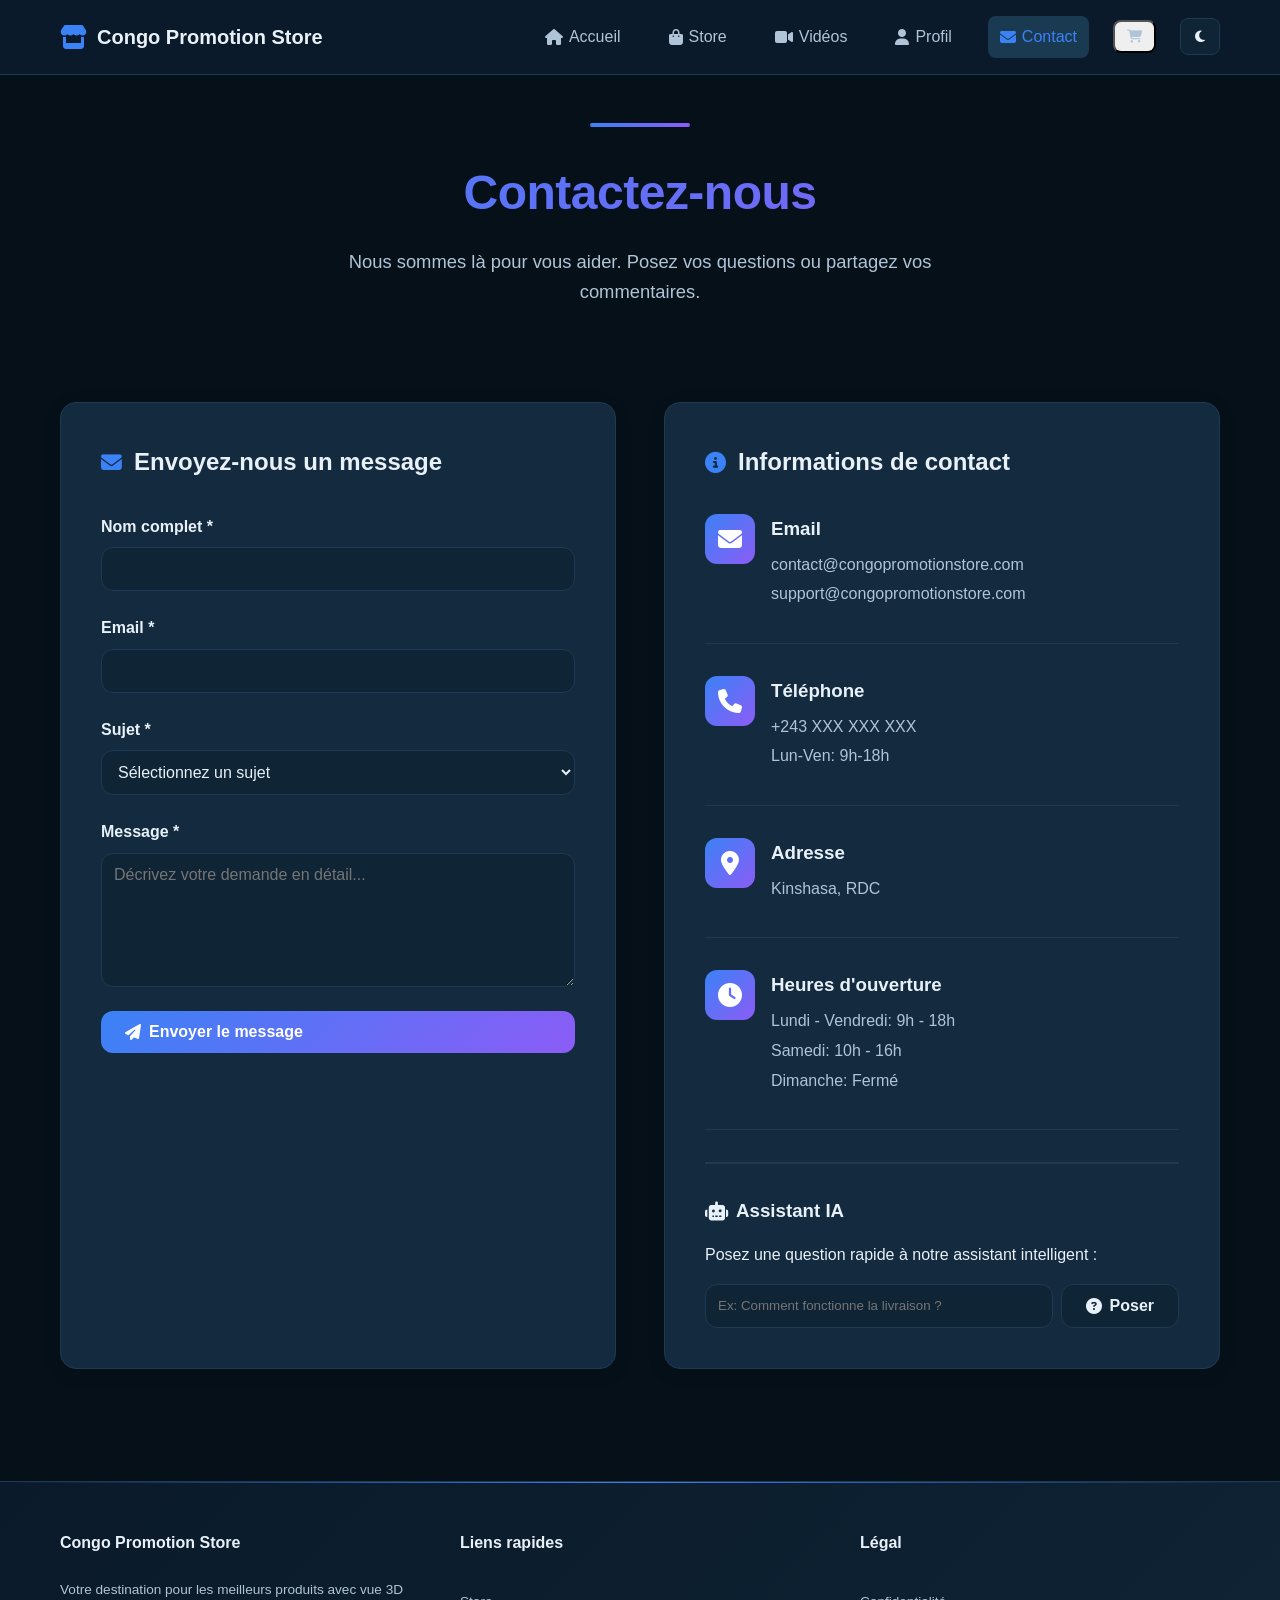
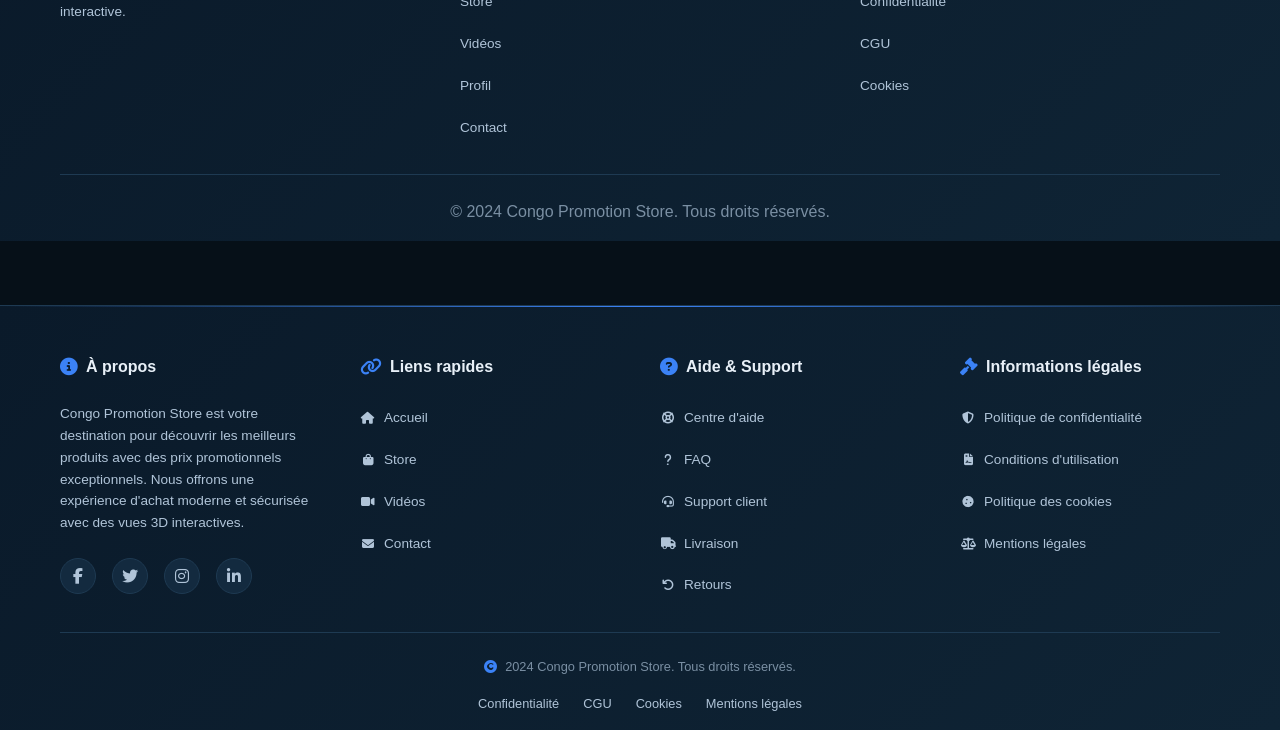
<file: contact.html>
<!DOCTYPE html>
<html lang="fr">
<head>
    <meta charset="UTF-8">
    <meta name="viewport" content="width=device-width, initial-scale=1.0">
    <title>Contact - Congo Promotion Store</title>
    <link rel="stylesheet" href="/assets/css/app.css">
    <link rel="stylesheet" href="/assets/css/contact.css">
    <link rel="stylesheet" href="/assets/css/cart.css">
    <link rel="stylesheet" href="/assets/css/animations.css">
    <link rel="stylesheet" href="/assets/css/mobile-menu.css">
    <link rel="stylesheet" href="/assets/css/bottom-nav.css">
    <link rel="stylesheet" href="/assets/css/footer.css">
    <link rel="stylesheet" href="https://cdnjs.cloudflare.com/ajax/libs/font-awesome/6.4.0/css/all.min.css">
</head>
<body>
    <!-- Navigation -->
    <nav class="navbar">
        <div class="container">
            <div class="nav-brand">
                <a href="/">
                    <i class="fas fa-store"></i>
                    <span>Congo Promotion Store</span>
                </a>
            </div>
            <button class="mobile-menu-toggle" id="mobileMenuToggle" aria-label="Menu">
                <i class="fas fa-bars" id="menuIcon"></i>
            </button>
            <div class="nav-menu">
                <a href="/" class="nav-link"><i class="fas fa-home"></i> <span>Accueil</span></a>
                <a href="/store.html" class="nav-link"><i class="fas fa-shopping-bag"></i> <span>Store</span></a>
                <a href="/videos.html" class="nav-link"><i class="fas fa-video"></i> <span>Vidéos</span></a>
                <a href="/profile.html" class="nav-link"><i class="fas fa-user"></i> <span>Profil</span></a>
                <a href="/contact.html" class="nav-link active"><i class="fas fa-envelope"></i> <span>Contact</span></a>
                <button class="nav-link cart-toggle" id="cartToggle" style="position: relative;">
                    <i class="fas fa-shopping-cart"></i>
                    <span class="cart-badge" id="cartBadge" style="display: none;">0</span>
                </button>
                <button class="theme-toggle" id="themeToggle" aria-label="Changer le thème">
                    <i class="fas fa-moon" id="themeIcon"></i>
                </button>
            </div>
        </div>
    </nav>

    <!-- Menu Mobile Overlay -->
    <div class="mobile-menu-overlay" id="mobileMenuOverlay"></div>

    <!-- Menu Mobile (Style Instagram) -->
    <div class="mobile-menu" id="mobileMenu">
        <div class="mobile-menu-handle"></div>
        <div class="mobile-menu-content">
            <a href="/" class="mobile-menu-item" data-page="home">
                <i class="fas fa-home"></i>
                <span>Accueil</span>
            </a>
            <a href="/store.html" class="mobile-menu-item" data-page="store">
                <i class="fas fa-shopping-bag"></i>
                <span>Store</span>
            </a>
            <a href="/videos.html" class="mobile-menu-item" data-page="videos">
                <i class="fas fa-video"></i>
                <span>Vidéos</span>
            </a>
            <a href="/profile.html" class="mobile-menu-item" data-page="profile">
                <i class="fas fa-user"></i>
                <span>Profil</span>
            </a>
            <a href="/contact.html" class="mobile-menu-item active" data-page="contact">
                <i class="fas fa-envelope"></i>
                <span>Contact</span>
            </a>
            <div class="mobile-menu-divider"></div>
            <button class="mobile-menu-item cart-toggle" id="mobileCartToggle">
                <i class="fas fa-shopping-cart"></i>
                <span>Panier</span>
                <span class="cart-badge" id="mobileCartBadge"></span>
            </button>
            <button class="mobile-menu-item" id="mobileThemeToggle">
                <i class="fas fa-moon" id="mobileThemeIcon"></i>
                <span>Thème</span>
            </button>
        </div>
        <div class="mobile-menu-actions">
            <a href="/contact.html" class="mobile-menu-action">
                <i class="fas fa-envelope"></i>
                <span>Contact</span>
            </a>
            <a href="/store.html" class="mobile-menu-action">
                <i class="fas fa-search"></i>
                <span>Rechercher</span>
            </a>
        </div>
    </div>

    <!-- Bottom Navigation Bar (Style Instagram) -->
    <nav class="bottom-nav" id="bottomNav">
        <div class="bottom-nav-content">
            <a href="/profile.html" class="bottom-nav-item" data-page="profile">
                <i class="fas fa-user"></i>
                <span>Compte</span>
            </a>
            <a href="/store.html" class="bottom-nav-item cart-toggle" data-page="store" id="bottomNavCart">
                <i class="fas fa-shopping-cart"></i>
                <span>Panier</span>
                <span class="nav-badge" id="bottomNavBadge"></span>
            </a>
            <a href="/contact.html" class="bottom-nav-item active" data-page="contact">
                <i class="fas fa-envelope"></i>
                <span>Contact</span>
            </a>
        </div>
    </nav>

    <!-- Contact Page -->
    <main class="contact-page">
        <div class="container">
            <div class="contact-header">
                <h1>Contactez-nous</h1>
                <p>Nous sommes là pour vous aider. Posez vos questions ou partagez vos commentaires.</p>
            </div>

            <div class="contact-content">
                <!-- Formulaire de contact -->
                <div class="contact-form-section">
                    <h2><i class="fas fa-envelope"></i> Envoyez-nous un message</h2>
                    <form id="contactForm" class="contact-form">
                        <div class="form-group">
                            <label for="contactName">Nom complet *</label>
                            <input type="text" id="contactName" name="name" required>
                        </div>
                        <div class="form-group">
                            <label for="contactEmail">Email *</label>
                            <input type="email" id="contactEmail" name="email" required>
                        </div>
                        <div class="form-group">
                            <label for="contactSubject">Sujet *</label>
                            <select id="contactSubject" name="subject" required>
                                <option value="">Sélectionnez un sujet</option>
                                <option value="question">Question générale</option>
                                <option value="order">Commande</option>
                                <option value="return">Retour/Échange</option>
                                <option value="technical">Problème technique</option>
                                <option value="partnership">Partenariat</option>
                                <option value="other">Autre</option>
                            </select>
                        </div>
                        <div class="form-group">
                            <label for="contactMessage">Message *</label>
                            <textarea id="contactMessage" name="message" rows="6" required placeholder="Décrivez votre demande en détail..."></textarea>
                        </div>
                        <button type="submit" class="btn btn-primary">
                            <i class="fas fa-paper-plane"></i> Envoyer le message
                        </button>
                    </form>
                </div>

                <!-- Informations de contact -->
                <div class="contact-info-section">
                    <h2><i class="fas fa-info-circle"></i> Informations de contact</h2>
                    
                    <div class="contact-info-item">
                        <div class="contact-icon">
                            <i class="fas fa-envelope"></i>
                        </div>
                        <div>
                            <h3>Email</h3>
                            <p>contact@congopromotionstore.com</p>
                            <p>support@congopromotionstore.com</p>
                        </div>
                    </div>

                    <div class="contact-info-item">
                        <div class="contact-icon">
                            <i class="fas fa-phone"></i>
                        </div>
                        <div>
                            <h3>Téléphone</h3>
                            <p>+243 XXX XXX XXX</p>
                            <p>Lun-Ven: 9h-18h</p>
                        </div>
                    </div>

                    <div class="contact-info-item">
                        <div class="contact-icon">
                            <i class="fas fa-map-marker-alt"></i>
                        </div>
                        <div>
                            <h3>Adresse</h3>
                            <p>Kinshasa, RDC</p>
                        </div>
                    </div>

                    <div class="contact-info-item">
                        <div class="contact-icon">
                            <i class="fas fa-clock"></i>
                        </div>
                        <div>
                            <h3>Heures d'ouverture</h3>
                            <p>Lundi - Vendredi: 9h - 18h</p>
                            <p>Samedi: 10h - 16h</p>
                            <p>Dimanche: Fermé</p>
                        </div>
                    </div>

                    <!-- Assistant IA -->
                    <div class="ai-assistant-section">
                        <h3><i class="fas fa-robot"></i> Assistant IA</h3>
                        <p>Posez une question rapide à notre assistant intelligent :</p>
                        <div class="ai-chat">
                            <input type="text" id="aiQuestion" placeholder="Ex: Comment fonctionne la livraison ?">
                            <button class="btn btn-secondary" id="askAIBtn">
                                <i class="fas fa-question-circle"></i> Poser
                            </button>
                        </div>
                        <div id="aiAnswer" class="ai-answer"></div>
                    </div>
                </div>
            </div>
        </div>
    </main>

    <!-- Footer -->
    <footer class="footer">
        <div class="container">
            <div class="footer-content">
                <div class="footer-section">
                    <h3>Congo Promotion Store</h3>
                    <p>Votre destination pour les meilleurs produits avec vue 3D interactive.</p>
                </div>
                <div class="footer-section">
                    <h4>Liens rapides</h4>
                    <ul>
                        <li><a href="/store.html">Store</a></li>
                        <li><a href="/videos.html">Vidéos</a></li>
                        <li><a href="/profile.html">Profil</a></li>
                        <li><a href="/contact.html">Contact</a></li>
                    </ul>
                </div>
                <div class="footer-section">
                    <h4>Légal</h4>
                    <ul>
                        <li><a href="/privacy.html">Confidentialité</a></li>
                        <li><a href="/terms.html">CGU</a></li>
                        <li><a href="/cookies.html">Cookies</a></li>
                    </ul>
                </div>
            </div>
            <div class="footer-bottom">
                <p>&copy; 2024 Congo Promotion Store. Tous droits réservés.</p>
            </div>
        </div>
    </footer>

    <!-- Cart Sidebar -->
    <div class="cart-overlay" id="cartOverlay"></div>
    <div class="cart-sidebar" id="cartSidebar">
        <div class="cart-header">
            <h2><i class="fas fa-shopping-cart"></i> Panier</h2>
            <button class="cart-close" id="cartClose"><i class="fas fa-times"></i></button>
        </div>
        <div class="cart-list" id="cartList"></div>
        <div class="cart-footer">
            <div class="cart-total">
                <span class="cart-total-label">Total:</span>
                <span class="cart-total-amount" id="cartTotal">0 CDF</span>
            </div>
            <div class="cart-actions">
                <button class="btn btn-secondary" onclick="cartManager.clearCart()">Vider</button>
                <button class="btn btn-primary">Commander</button>
            </div>
        </div>
    </div>

    <script src="/assets/js/api.js"></script>
    <script src="/assets/js/theme.js"></script>
    <script src="/assets/js/cart.js"></script>
    <script src="/assets/js/mobile-menu.js"></script>
    <script src="/assets/js/bottom-nav.js"></script>
    <script src="/assets/js/contact.js"></script>
    <script>
        // Toggle cart sidebar
        const cartToggle = document.getElementById('cartToggle');
        const cartSidebar = document.getElementById('cartSidebar');
        const cartOverlay = document.getElementById('cartOverlay');
        const cartClose = document.getElementById('cartClose');
        
        if (cartToggle) {
            cartToggle.addEventListener('click', () => {
                cartSidebar.classList.add('open');
                cartOverlay.classList.add('show');
            });
        }
        
        if (cartClose) {
            cartClose.addEventListener('click', () => {
                cartSidebar.classList.remove('open');
                cartOverlay.classList.remove('show');
            });
        }
        
        if (cartOverlay) {
            cartOverlay.addEventListener('click', () => {
                cartSidebar.classList.remove('open');
                cartOverlay.classList.remove('show');
            });
        }
    </script>
    
    <!-- Footer Professionnel -->
    <footer class="footer">
        <div class="container">
            <div class="footer-content">
                <!-- À propos -->
                <div class="footer-section">
                    <h3><i class="fas fa-info-circle"></i> À propos</h3>
                    <p>Congo Promotion Store est votre destination pour découvrir les meilleurs produits avec des prix promotionnels exceptionnels. Nous offrons une expérience d'achat moderne et sécurisée avec des vues 3D interactives.</p>
                    <div class="social-links">
                        <a href="#" aria-label="Facebook"><i class="fab fa-facebook-f"></i></a>
                        <a href="#" aria-label="Twitter"><i class="fab fa-twitter"></i></a>
                        <a href="#" aria-label="Instagram"><i class="fab fa-instagram"></i></a>
                        <a href="#" aria-label="LinkedIn"><i class="fab fa-linkedin-in"></i></a>
                    </div>
                </div>
                
                <!-- Liens rapides -->
                <div class="footer-section">
                    <h3><i class="fas fa-link"></i> Liens rapides</h3>
                    <ul>
                        <li><a href="/"><i class="fas fa-home"></i> Accueil</a></li>
                        <li><a href="/store.html"><i class="fas fa-shopping-bag"></i> Store</a></li>
                        <li><a href="/videos.html"><i class="fas fa-video"></i> Vidéos</a></li>
                        <li><a href="/contact.html"><i class="fas fa-envelope"></i> Contact</a></li>
                    </ul>
                </div>
                
                <!-- Aide & Support -->
                <div class="footer-section">
                    <h3><i class="fas fa-question-circle"></i> Aide & Support</h3>
                    <ul>
                        <li><a href="/aide.html"><i class="fas fa-life-ring"></i> Centre d'aide</a></li>
                        <li><a href="/faq.html"><i class="fas fa-question"></i> FAQ</a></li>
                        <li><a href="/contact.html"><i class="fas fa-headset"></i> Support client</a></li>
                        <li><a href="/livraison.html"><i class="fas fa-truck"></i> Livraison</a></li>
                        <li><a href="/retours.html"><i class="fas fa-undo"></i> Retours</a></li>
                    </ul>
                </div>
                
                <!-- Informations légales -->
                <div class="footer-section">
                    <h3><i class="fas fa-gavel"></i> Informations légales</h3>
                    <ul>
                        <li><a href="/confidentialite.html"><i class="fas fa-shield-alt"></i> Politique de confidentialité</a></li>
                        <li><a href="/cgu.html"><i class="fas fa-file-contract"></i> Conditions d'utilisation</a></li>
                        <li><a href="/cookies.html"><i class="fas fa-cookie"></i> Politique des cookies</a></li>
                        <li><a href="/mentions-legales.html"><i class="fas fa-balance-scale"></i> Mentions légales</a></li>
                    </ul>
                </div>
            </div>
            
            <div class="footer-bottom">
                <div class="copyright">
                    <i class="fas fa-copyright"></i>
                    <span>2024 Congo Promotion Store. Tous droits réservés.</span>
                </div>
                <div class="footer-links">
                    <a href="/confidentialite.html">Confidentialité</a>
                    <a href="/cgu.html">CGU</a>
                    <a href="/cookies.html">Cookies</a>
                    <a href="/mentions-legales.html">Mentions légales</a>
                </div>
            </div>
        </div>
    </footer>
</body>
</html>
</file>
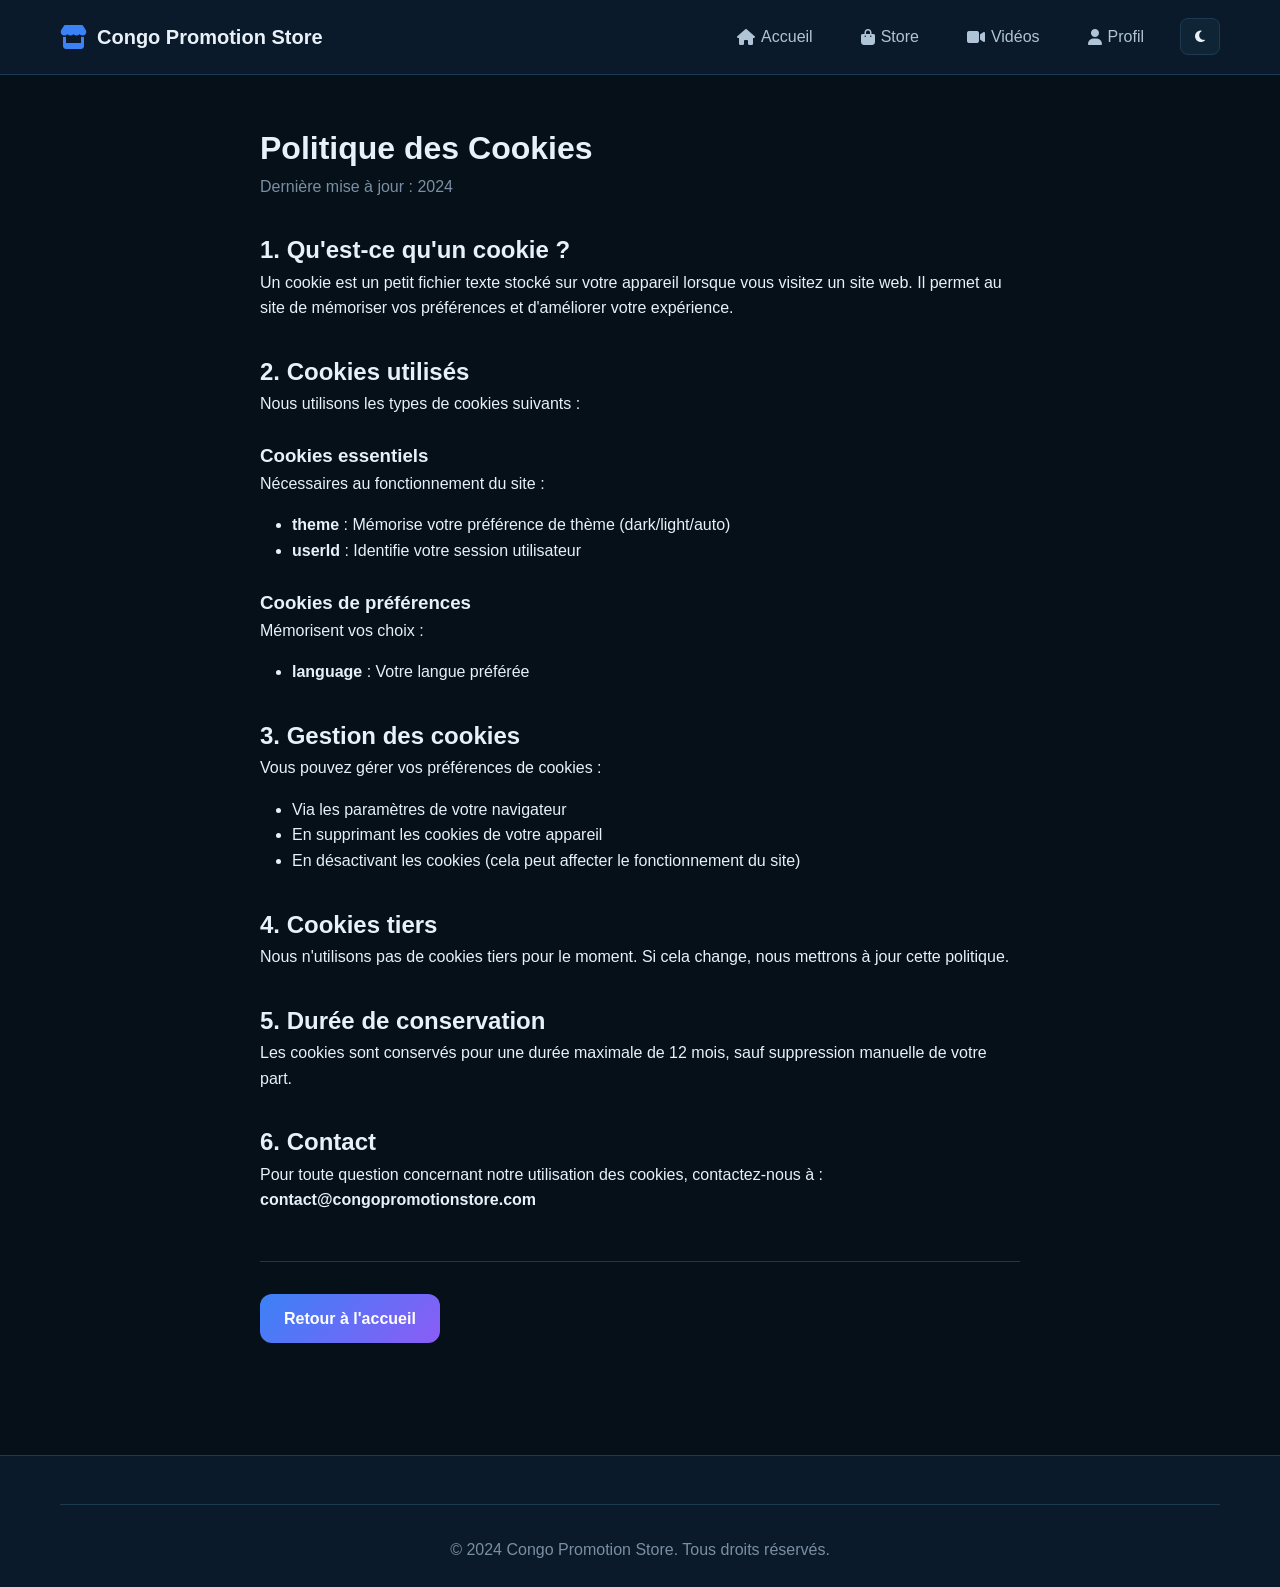
<file: cookies.html>
<!DOCTYPE html>
<html lang="fr">
<head>
    <meta charset="UTF-8">
    <meta name="viewport" content="width=device-width, initial-scale=1.0">
    <title>Politique des Cookies - Congo Promotion Store</title>
    <link rel="stylesheet" href="/assets/css/app.css">
    <link rel="stylesheet" href="https://cdnjs.cloudflare.com/ajax/libs/font-awesome/6.4.0/css/all.min.css">
</head>
<body>
    <nav class="navbar">
        <div class="container">
            <div class="nav-brand">
                <a href="/">
                    <i class="fas fa-store"></i>
                    <span>Congo Promotion Store</span>
                </a>
            </div>
            <div class="nav-menu">
                <a href="/" class="nav-link"><i class="fas fa-home"></i> Accueil</a>
                <a href="/store.html" class="nav-link"><i class="fas fa-shopping-bag"></i> Store</a>
                <a href="/videos.html" class="nav-link"><i class="fas fa-video"></i> Vidéos</a>
                <a href="/profile.html" class="nav-link"><i class="fas fa-user"></i> Profil</a>
                <button class="theme-toggle" id="themeToggle" aria-label="Changer le thème">
                    <i class="fas fa-moon" id="themeIcon"></i>
                </button>
            </div>
        </div>
    </nav>

    <main class="container" style="max-width: 800px; padding: 3rem 20px;">
        <h1>Politique des Cookies</h1>
        <p style="color: var(--text-muted); margin-bottom: 2rem;">Dernière mise à jour : 2024</p>

        <section style="margin-bottom: 2rem;">
            <h2>1. Qu'est-ce qu'un cookie ?</h2>
            <p>Un cookie est un petit fichier texte stocké sur votre appareil lorsque vous visitez un site web. Il permet au site de mémoriser vos préférences et d'améliorer votre expérience.</p>
        </section>

        <section style="margin-bottom: 2rem;">
            <h2>2. Cookies utilisés</h2>
            <p>Nous utilisons les types de cookies suivants :</p>
            
            <h3 style="margin-top: 1.5rem;">Cookies essentiels</h3>
            <p>Nécessaires au fonctionnement du site :</p>
            <ul style="margin-left: 2rem; margin-top: 1rem;">
                <li><strong>theme</strong> : Mémorise votre préférence de thème (dark/light/auto)</li>
                <li><strong>userId</strong> : Identifie votre session utilisateur</li>
            </ul>

            <h3 style="margin-top: 1.5rem;">Cookies de préférences</h3>
            <p>Mémorisent vos choix :</p>
            <ul style="margin-left: 2rem; margin-top: 1rem;">
                <li><strong>language</strong> : Votre langue préférée</li>
            </ul>
        </section>

        <section style="margin-bottom: 2rem;">
            <h2>3. Gestion des cookies</h2>
            <p>Vous pouvez gérer vos préférences de cookies :</p>
            <ul style="margin-left: 2rem; margin-top: 1rem;">
                <li>Via les paramètres de votre navigateur</li>
                <li>En supprimant les cookies de votre appareil</li>
                <li>En désactivant les cookies (cela peut affecter le fonctionnement du site)</li>
            </ul>
        </section>

        <section style="margin-bottom: 2rem;">
            <h2>4. Cookies tiers</h2>
            <p>Nous n'utilisons pas de cookies tiers pour le moment. Si cela change, nous mettrons à jour cette politique.</p>
        </section>

        <section style="margin-bottom: 2rem;">
            <h2>5. Durée de conservation</h2>
            <p>Les cookies sont conservés pour une durée maximale de 12 mois, sauf suppression manuelle de votre part.</p>
        </section>

        <section style="margin-bottom: 2rem;">
            <h2>6. Contact</h2>
            <p>Pour toute question concernant notre utilisation des cookies, contactez-nous à : <strong>contact@congopromotionstore.com</strong></p>
        </section>

        <div style="margin-top: 3rem; padding-top: 2rem; border-top: 1px solid var(--border-color);">
            <a href="/" class="btn btn-primary">Retour à l'accueil</a>
        </div>
    </main>

    <footer class="footer">
        <div class="container">
            <div class="footer-bottom">
                <p>&copy; 2024 Congo Promotion Store. Tous droits réservés.</p>
            </div>
        </div>
    </footer>

    <script src="/assets/js/theme.js"></script>
</body>
</html>
</file>
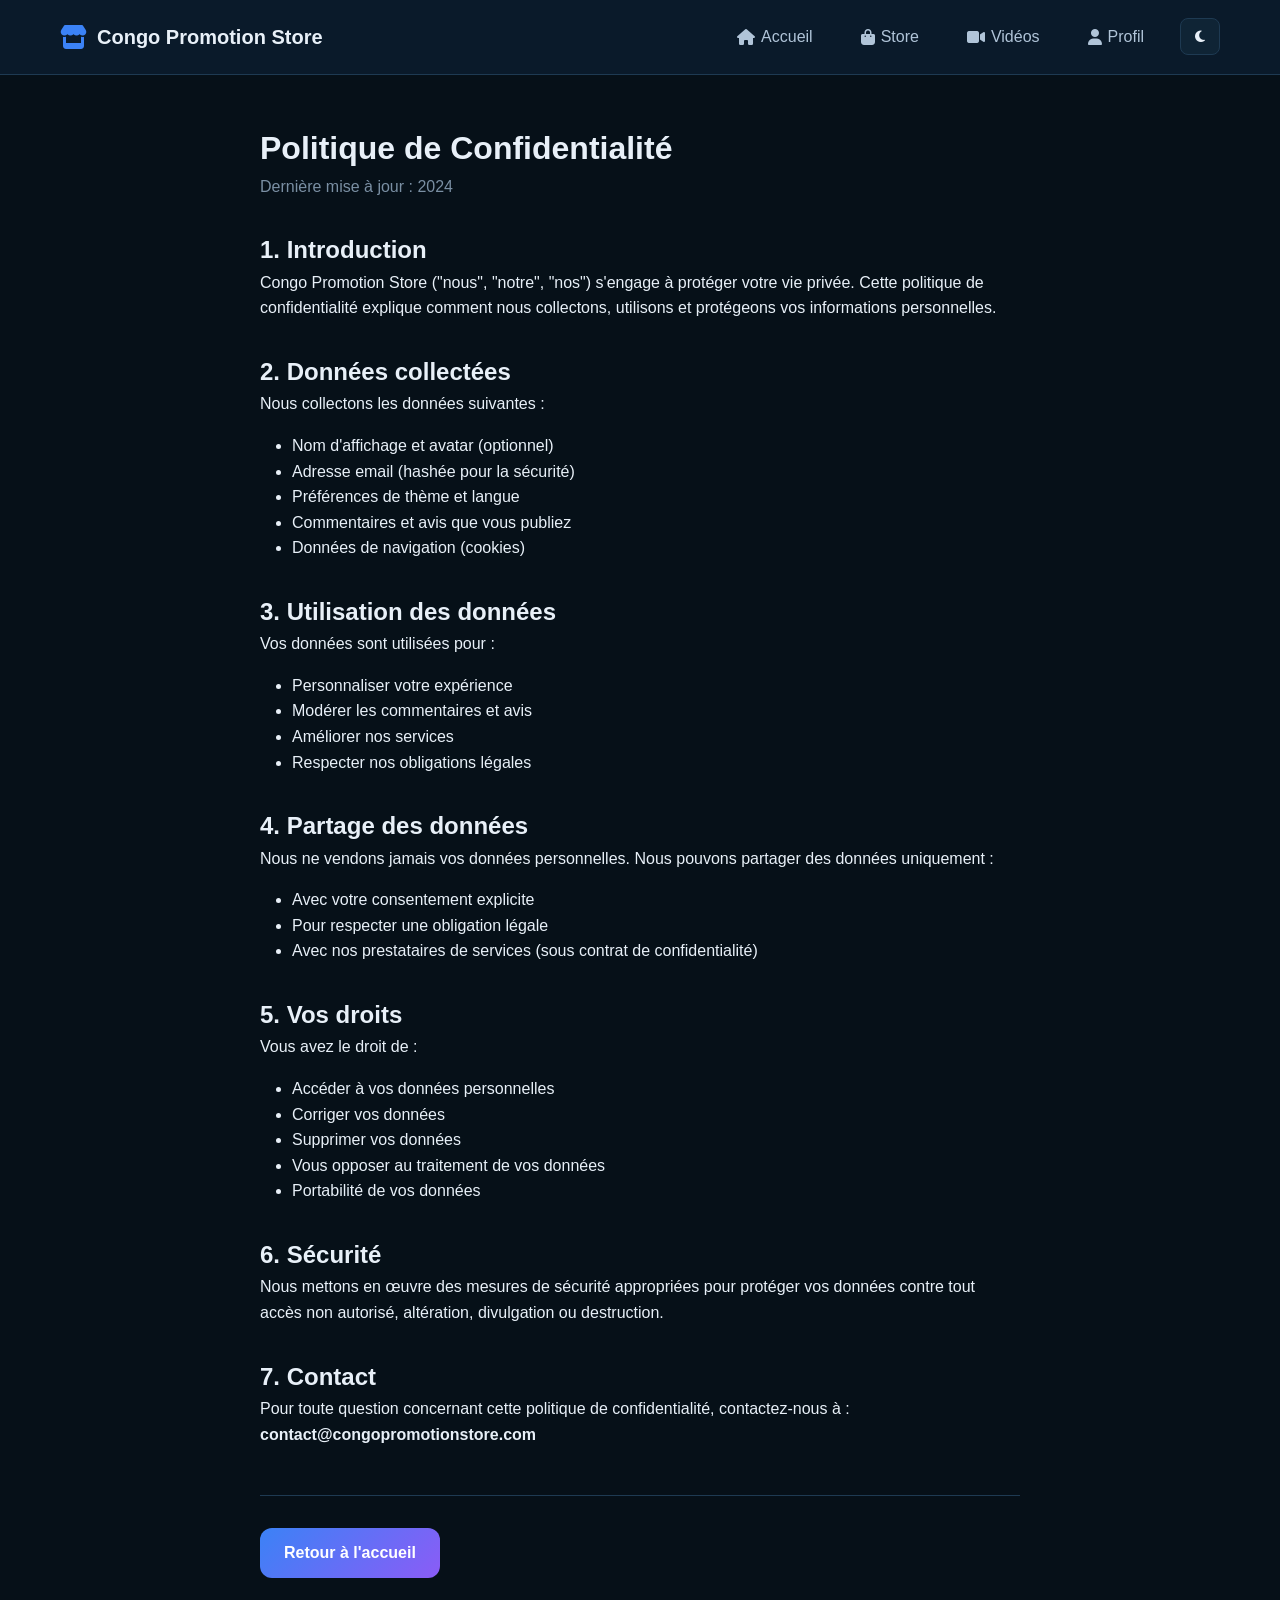
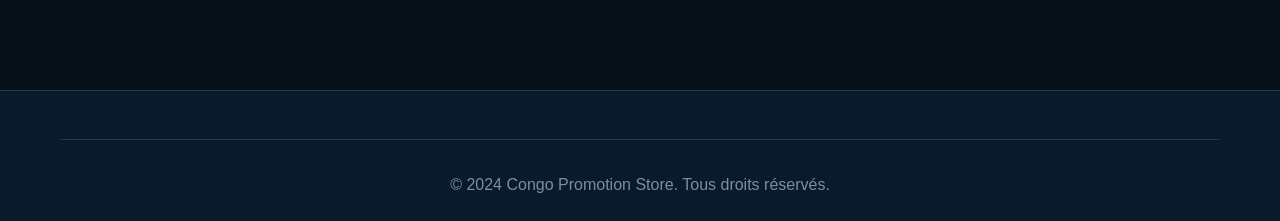
<file: privacy.html>
<!DOCTYPE html>
<html lang="fr">
<head>
    <meta charset="UTF-8">
    <meta name="viewport" content="width=device-width, initial-scale=1.0">
    <title>Politique de Confidentialité - Congo Promotion Store</title>
    <link rel="stylesheet" href="/assets/css/app.css">
    <link rel="stylesheet" href="https://cdnjs.cloudflare.com/ajax/libs/font-awesome/6.4.0/css/all.min.css">
</head>
<body>
    <nav class="navbar">
        <div class="container">
            <div class="nav-brand">
                <a href="/">
                    <i class="fas fa-store"></i>
                    <span>Congo Promotion Store</span>
                </a>
            </div>
            <div class="nav-menu">
                <a href="/" class="nav-link"><i class="fas fa-home"></i> Accueil</a>
                <a href="/store.html" class="nav-link"><i class="fas fa-shopping-bag"></i> Store</a>
                <a href="/videos.html" class="nav-link"><i class="fas fa-video"></i> Vidéos</a>
                <a href="/profile.html" class="nav-link"><i class="fas fa-user"></i> Profil</a>
                <button class="theme-toggle" id="themeToggle" aria-label="Changer le thème">
                    <i class="fas fa-moon" id="themeIcon"></i>
                </button>
            </div>
        </div>
    </nav>

    <main class="container" style="max-width: 800px; padding: 3rem 20px;">
        <h1>Politique de Confidentialité</h1>
        <p style="color: var(--text-muted); margin-bottom: 2rem;">Dernière mise à jour : 2024</p>

        <section style="margin-bottom: 2rem;">
            <h2>1. Introduction</h2>
            <p>Congo Promotion Store ("nous", "notre", "nos") s'engage à protéger votre vie privée. Cette politique de confidentialité explique comment nous collectons, utilisons et protégeons vos informations personnelles.</p>
        </section>

        <section style="margin-bottom: 2rem;">
            <h2>2. Données collectées</h2>
            <p>Nous collectons les données suivantes :</p>
            <ul style="margin-left: 2rem; margin-top: 1rem;">
                <li>Nom d'affichage et avatar (optionnel)</li>
                <li>Adresse email (hashée pour la sécurité)</li>
                <li>Préférences de thème et langue</li>
                <li>Commentaires et avis que vous publiez</li>
                <li>Données de navigation (cookies)</li>
            </ul>
        </section>

        <section style="margin-bottom: 2rem;">
            <h2>3. Utilisation des données</h2>
            <p>Vos données sont utilisées pour :</p>
            <ul style="margin-left: 2rem; margin-top: 1rem;">
                <li>Personnaliser votre expérience</li>
                <li>Modérer les commentaires et avis</li>
                <li>Améliorer nos services</li>
                <li>Respecter nos obligations légales</li>
            </ul>
        </section>

        <section style="margin-bottom: 2rem;">
            <h2>4. Partage des données</h2>
            <p>Nous ne vendons jamais vos données personnelles. Nous pouvons partager des données uniquement :</p>
            <ul style="margin-left: 2rem; margin-top: 1rem;">
                <li>Avec votre consentement explicite</li>
                <li>Pour respecter une obligation légale</li>
                <li>Avec nos prestataires de services (sous contrat de confidentialité)</li>
            </ul>
        </section>

        <section style="margin-bottom: 2rem;">
            <h2>5. Vos droits</h2>
            <p>Vous avez le droit de :</p>
            <ul style="margin-left: 2rem; margin-top: 1rem;">
                <li>Accéder à vos données personnelles</li>
                <li>Corriger vos données</li>
                <li>Supprimer vos données</li>
                <li>Vous opposer au traitement de vos données</li>
                <li>Portabilité de vos données</li>
            </ul>
        </section>

        <section style="margin-bottom: 2rem;">
            <h2>6. Sécurité</h2>
            <p>Nous mettons en œuvre des mesures de sécurité appropriées pour protéger vos données contre tout accès non autorisé, altération, divulgation ou destruction.</p>
        </section>

        <section style="margin-bottom: 2rem;">
            <h2>7. Contact</h2>
            <p>Pour toute question concernant cette politique de confidentialité, contactez-nous à : <strong>contact@congopromotionstore.com</strong></p>
        </section>

        <div style="margin-top: 3rem; padding-top: 2rem; border-top: 1px solid var(--border-color);">
            <a href="/" class="btn btn-primary">Retour à l'accueil</a>
        </div>
    </main>

    <footer class="footer">
        <div class="container">
            <div class="footer-bottom">
                <p>&copy; 2024 Congo Promotion Store. Tous droits réservés.</p>
            </div>
        </div>
    </footer>

    <script src="/assets/js/theme.js"></script>
</body>
</html>
</file>
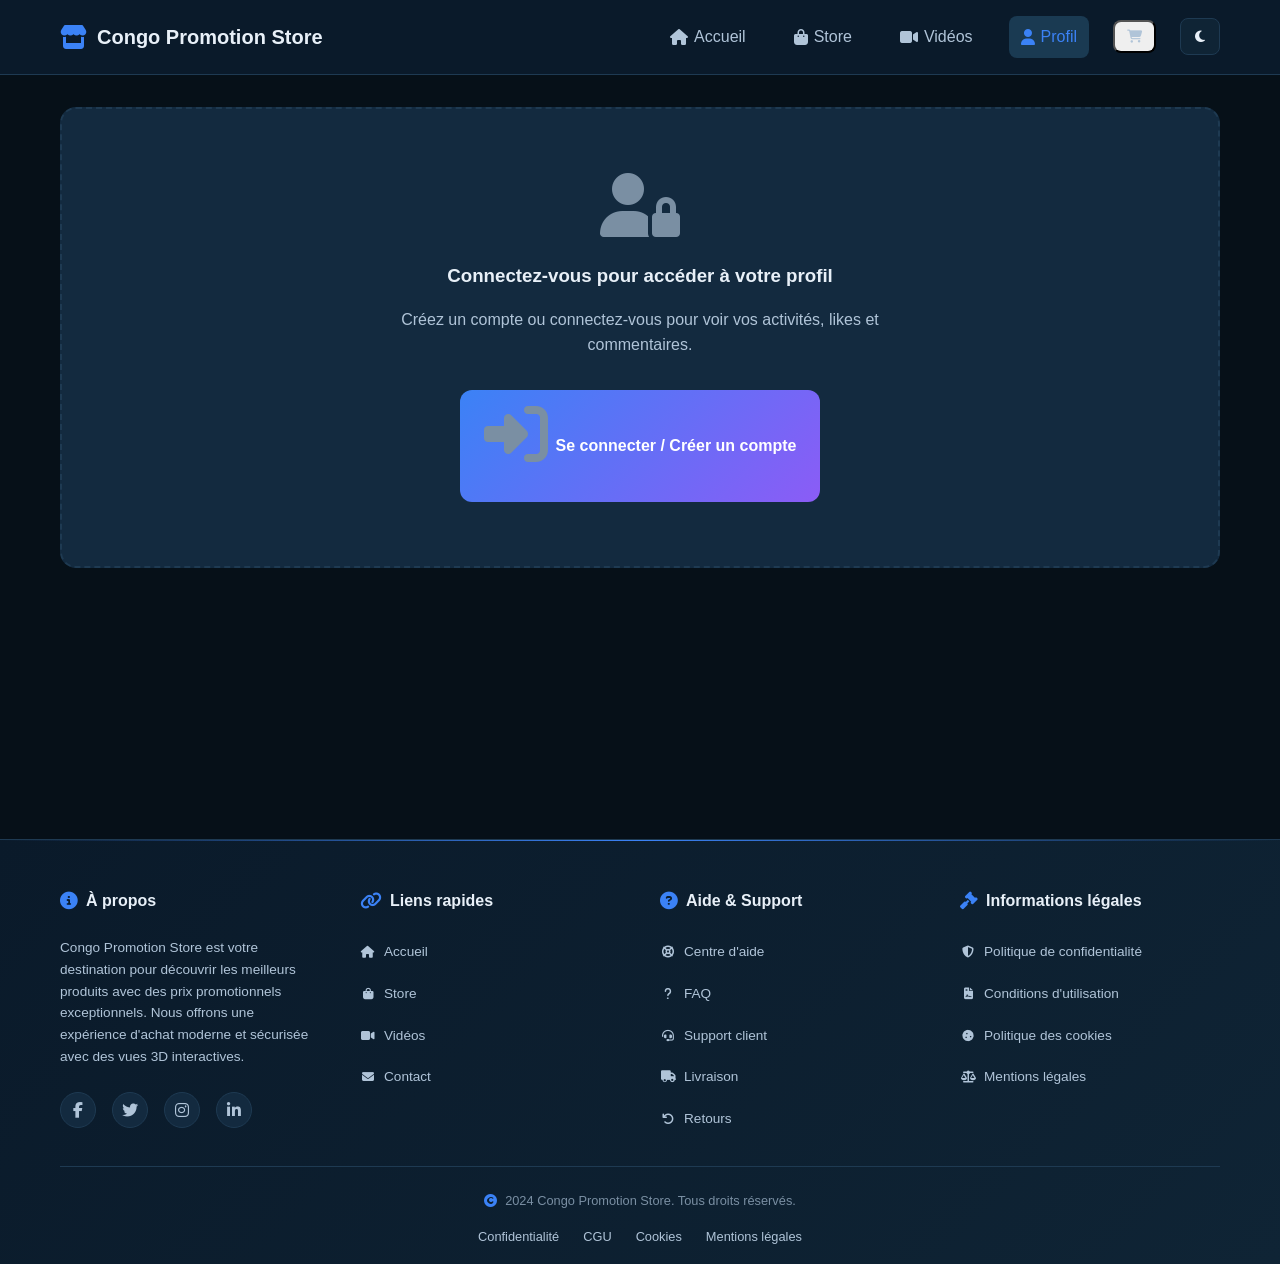
<file: profile.html>
<!DOCTYPE html>
<html lang="fr">
<head>
    <meta charset="UTF-8">
    <meta name="viewport" content="width=device-width, initial-scale=1.0">
    <title>Congo Promotion Store - Profil</title>
    <link rel="stylesheet" href="/assets/css/app.css">
    <link rel="stylesheet" href="/assets/css/profile.css">
    <link rel="stylesheet" href="/assets/css/auth.css">
    <link rel="stylesheet" href="/assets/css/cart.css">
    <link rel="stylesheet" href="/assets/css/animations.css">
    <link rel="stylesheet" href="/assets/css/mobile-menu.css">
    <link rel="stylesheet" href="/assets/css/bottom-nav.css">
    <link rel="stylesheet" href="/assets/css/footer.css">
    <link rel="stylesheet" href="https://cdnjs.cloudflare.com/ajax/libs/font-awesome/6.4.0/css/all.min.css">
</head>
<body>
    <!-- Navigation -->
    <nav class="navbar">
        <div class="container">
            <div class="nav-brand">
                <a href="/">
                    <i class="fas fa-store"></i>
                    <span>Congo Promotion Store</span>
                </a>
            </div>
            <button class="mobile-menu-toggle" id="mobileMenuToggle" aria-label="Menu">
                <i class="fas fa-bars" id="menuIcon"></i>
            </button>
            <div class="nav-menu">
                <a href="/" class="nav-link"><i class="fas fa-home"></i> <span>Accueil</span></a>
                <a href="/store.html" class="nav-link"><i class="fas fa-shopping-bag"></i> <span>Store</span></a>
                <a href="/videos.html" class="nav-link"><i class="fas fa-video"></i> <span>Vidéos</span></a>
                <a href="/profile.html" class="nav-link active"><i class="fas fa-user"></i> <span>Profil</span></a>
                <button class="nav-link cart-toggle" id="cartToggle" style="position: relative;">
                    <i class="fas fa-shopping-cart"></i>
                    <span class="cart-badge" id="cartBadge" style="display: none;">0</span>
                </button>
                <button class="theme-toggle" id="themeToggle" aria-label="Changer le thème">
                    <i class="fas fa-moon" id="themeIcon"></i>
                </button>
            </div>
        </div>
    </nav>

    <!-- Menu Mobile Overlay -->
    <div class="mobile-menu-overlay" id="mobileMenuOverlay"></div>

    <!-- Menu Mobile (Style Instagram) -->
    <div class="mobile-menu" id="mobileMenu">
        <div class="mobile-menu-handle"></div>
        <div class="mobile-menu-content">
            <a href="/" class="mobile-menu-item" data-page="home">
                <i class="fas fa-home"></i>
                <span>Accueil</span>
            </a>
            <a href="/store.html" class="mobile-menu-item" data-page="store">
                <i class="fas fa-shopping-bag"></i>
                <span>Store</span>
            </a>
            <a href="/videos.html" class="mobile-menu-item" data-page="videos">
                <i class="fas fa-video"></i>
                <span>Vidéos</span>
            </a>
            <a href="/profile.html" class="mobile-menu-item active" data-page="profile">
                <i class="fas fa-user"></i>
                <span>Profil</span>
            </a>
            <div class="mobile-menu-divider"></div>
            <button class="mobile-menu-item cart-toggle" id="mobileCartToggle">
                <i class="fas fa-shopping-cart"></i>
                <span>Panier</span>
                <span class="cart-badge" id="mobileCartBadge"></span>
            </button>
            <button class="mobile-menu-item" id="mobileThemeToggle">
                <i class="fas fa-moon" id="mobileThemeIcon"></i>
                <span>Thème</span>
            </button>
        </div>
        <div class="mobile-menu-actions">
            <a href="/contact.html" class="mobile-menu-action">
                <i class="fas fa-envelope"></i>
                <span>Contact</span>
            </a>
            <a href="/store.html" class="mobile-menu-action">
                <i class="fas fa-search"></i>
                <span>Rechercher</span>
            </a>
        </div>
    </div>

    <!-- Bottom Navigation Bar (Style Instagram) -->
    <nav class="bottom-nav" id="bottomNav">
        <div class="bottom-nav-content">
            <a href="/profile.html" class="bottom-nav-item active" data-page="profile">
                <i class="fas fa-user"></i>
                <span>Compte</span>
            </a>
            <a href="/store.html" class="bottom-nav-item cart-toggle" data-page="store" id="bottomNavCart">
                <i class="fas fa-shopping-cart"></i>
                <span>Panier</span>
                <span class="nav-badge" id="bottomNavBadge"></span>
            </a>
            <a href="/contact.html" class="bottom-nav-item" data-page="contact">
                <i class="fas fa-envelope"></i>
                <span>Contact</span>
            </a>
        </div>
    </nav>

    <!-- Profile Page -->
    <main class="profile-page">
        <div class="container">
            <!-- Profile Header -->
            <div class="profile-header">
                <div class="profile-avatar">
                    <div class="avatar-circle" id="userAvatar">
                        <i class="fas fa-user"></i>
                    </div>
                </div>
                <div class="profile-info">
                    <div class="profile-info-header">
                        <div>
                            <h1 id="userName">Utilisateur</h1>
                            <p class="profile-email" id="userEmail">email@example.com</p>
                        </div>
                        <div class="profile-actions">
                            <button class="btn btn-primary auth-login-btn" id="profileLoginBtn" style="display: none;">
                                <i class="fas fa-sign-in-alt"></i> Se connecter
                            </button>
                            <button class="btn btn-secondary auth-logout-btn" id="profileLogoutBtn" style="display: none;">
                                <i class="fas fa-sign-out-alt"></i> Déconnexion
                            </button>
                        </div>
                    </div>
                    <div class="profile-stats">
                        <div class="stat-item">
                            <strong id="likesCount">0</strong>
                            <span>Likes</span>
                        </div>
                        <div class="stat-item">
                            <strong id="commentsCount">0</strong>
                            <span>Commentaires</span>
                        </div>
                        <div class="stat-item">
                            <strong id="reviewsCount">0</strong>
                            <span>Avis</span>
                        </div>
                    </div>
                </div>
            </div>
            
            <!-- Message si non connecté -->
            <div class="profile-not-connected" id="profileNotConnected" style="display: none;">
                <div class="not-connected-content">
                    <i class="fas fa-user-lock"></i>
                    <h3>Connectez-vous pour accéder à votre profil</h3>
                    <p>Créez un compte ou connectez-vous pour voir vos activités, likes et commentaires.</p>
                    <button class="btn btn-primary" id="notConnectedLoginBtn">
                        <i class="fas fa-sign-in-alt"></i> Se connecter / Créer un compte
                    </button>
                </div>
            </div>

            <!-- Profile Tabs -->
            <div class="profile-tabs">
                <button class="tab-btn active" data-tab="activity">
                    <i class="fas fa-history"></i> Activité
                </button>
                <button class="tab-btn" data-tab="likes">
                    <i class="fas fa-heart"></i> Produits aimés
                </button>
                <button class="tab-btn" data-tab="reviews">
                    <i class="fas fa-star"></i> Mes avis
                </button>
                <button class="tab-btn" data-tab="settings">
                    <i class="fas fa-cog"></i> Paramètres
                </button>
            </div>

            <!-- Tab Contents -->
            <div class="tab-content active" id="activityTab">
                <div class="activity-list" id="activityList">
                    <p style="text-align: center; color: var(--text-muted);">Chargement de l'activité...</p>
                </div>
            </div>

            <div class="tab-content" id="likesTab">
                <div class="products-grid" id="likedProducts">
                    <p style="text-align: center; color: var(--text-muted);">Aucun produit aimé pour le moment</p>
                </div>
            </div>

            <div class="tab-content" id="reviewsTab">
                <div class="reviews-list" id="userReviews">
                    <p style="text-align: center; color: var(--text-muted);">Aucun avis pour le moment</p>
                </div>
            </div>

            <div class="tab-content" id="settingsTab">
                <div class="settings-section">
                    <h3>Préférences</h3>
                    <div class="setting-item">
                        <label>Thème</label>
                        <select id="themeSelect" class="setting-select">
                            <option value="dark">Sombre</option>
                            <option value="light">Clair</option>
                            <option value="auto">Automatique</option>
                        </select>
                    </div>
                    <div class="setting-item">
                        <label>Langue</label>
                        <select id="languageSelect" class="setting-select">
                            <option value="fr">Français</option>
                            <option value="en">English</option>
                            <option value="ln">Lingala</option>
                        </select>
                    </div>
                    <button class="btn btn-primary" id="saveSettingsBtn">Enregistrer les paramètres</button>
                </div>
            </div>
        </div>
    </main>

    <!-- Footer Professionnel -->
    <footer class="footer">
        <div class="container">
            <div class="footer-content">
                <!-- À propos -->
                <div class="footer-section">
                    <h3><i class="fas fa-info-circle"></i> À propos</h3>
                    <p>Congo Promotion Store est votre destination pour découvrir les meilleurs produits avec des prix promotionnels exceptionnels. Nous offrons une expérience d'achat moderne et sécurisée avec des vues 3D interactives.</p>
                    <div class="social-links">
                        <a href="#" aria-label="Facebook"><i class="fab fa-facebook-f"></i></a>
                        <a href="#" aria-label="Twitter"><i class="fab fa-twitter"></i></a>
                        <a href="#" aria-label="Instagram"><i class="fab fa-instagram"></i></a>
                        <a href="#" aria-label="LinkedIn"><i class="fab fa-linkedin-in"></i></a>
                    </div>
                </div>
                
                <!-- Liens rapides -->
                <div class="footer-section">
                    <h3><i class="fas fa-link"></i> Liens rapides</h3>
                    <ul>
                        <li><a href="/"><i class="fas fa-home"></i> Accueil</a></li>
                        <li><a href="/store.html"><i class="fas fa-shopping-bag"></i> Store</a></li>
                        <li><a href="/videos.html"><i class="fas fa-video"></i> Vidéos</a></li>
                        <li><a href="/contact.html"><i class="fas fa-envelope"></i> Contact</a></li>
                    </ul>
                </div>
                
                <!-- Aide & Support -->
                <div class="footer-section">
                    <h3><i class="fas fa-question-circle"></i> Aide & Support</h3>
                    <ul>
                        <li><a href="/aide.html"><i class="fas fa-life-ring"></i> Centre d'aide</a></li>
                        <li><a href="/faq.html"><i class="fas fa-question"></i> FAQ</a></li>
                        <li><a href="/contact.html"><i class="fas fa-headset"></i> Support client</a></li>
                        <li><a href="/livraison.html"><i class="fas fa-truck"></i> Livraison</a></li>
                        <li><a href="/retours.html"><i class="fas fa-undo"></i> Retours</a></li>
                    </ul>
                </div>
                
                <!-- Informations légales -->
                <div class="footer-section">
                    <h3><i class="fas fa-gavel"></i> Informations légales</h3>
                    <ul>
                        <li><a href="/confidentialite.html"><i class="fas fa-shield-alt"></i> Politique de confidentialité</a></li>
                        <li><a href="/cgu.html"><i class="fas fa-file-contract"></i> Conditions d'utilisation</a></li>
                        <li><a href="/cookies.html"><i class="fas fa-cookie"></i> Politique des cookies</a></li>
                        <li><a href="/mentions-legales.html"><i class="fas fa-balance-scale"></i> Mentions légales</a></li>
                    </ul>
                </div>
            </div>
            
            <div class="footer-bottom">
                <div class="copyright">
                    <i class="fas fa-copyright"></i>
                    <span>2024 Congo Promotion Store. Tous droits réservés.</span>
                </div>
                <div class="footer-links">
                    <a href="/confidentialite.html">Confidentialité</a>
                    <a href="/cgu.html">CGU</a>
                    <a href="/cookies.html">Cookies</a>
                    <a href="/mentions-legales.html">Mentions légales</a>
                </div>
            </div>
        </div>
    </footer>

    <!-- Cart Sidebar -->
    <div class="cart-overlay" id="cartOverlay"></div>
    <div class="cart-sidebar" id="cartSidebar">
        <div class="cart-header">
            <h2><i class="fas fa-shopping-cart"></i> Panier</h2>
            <button class="cart-close" id="cartClose"><i class="fas fa-times"></i></button>
        </div>
        <div class="cart-list" id="cartList"></div>
        <div class="cart-footer">
            <div class="cart-total">
                <span class="cart-total-label">Total:</span>
                <span class="cart-total-amount" id="cartTotal">0 CDF</span>
            </div>
            <div class="cart-actions">
                <button class="btn btn-secondary" onclick="cartManager.clearCart()">Vider</button>
                <button class="btn btn-primary">Commander</button>
            </div>
        </div>
    </div>

    <script src="/assets/js/api.js"></script>
    <script src="/assets/js/theme.js"></script>
    <script src="/assets/js/cart.js"></script>
    <script src="/assets/js/mobile-menu.js"></script>
    <script src="/assets/js/bottom-nav.js"></script>
    <script src="/assets/js/auth.js"></script>
    <script src="/assets/js/profile.js"></script>
    <script>
        // Toggle cart sidebar
        const cartToggle = document.getElementById('cartToggle');
        const cartSidebar = document.getElementById('cartSidebar');
        const cartOverlay = document.getElementById('cartOverlay');
        const cartClose = document.getElementById('cartClose');
        
        if (cartToggle) {
            cartToggle.addEventListener('click', () => {
                cartSidebar.classList.add('open');
                cartOverlay.classList.add('show');
            });
        }
        
        if (cartClose) {
            cartClose.addEventListener('click', () => {
                cartSidebar.classList.remove('open');
                cartOverlay.classList.remove('show');
            });
        }
        
        if (cartOverlay) {
            cartOverlay.addEventListener('click', () => {
                cartSidebar.classList.remove('open');
                cartOverlay.classList.remove('show');
            });
        }
    </script>
</body>
</html>
</file>
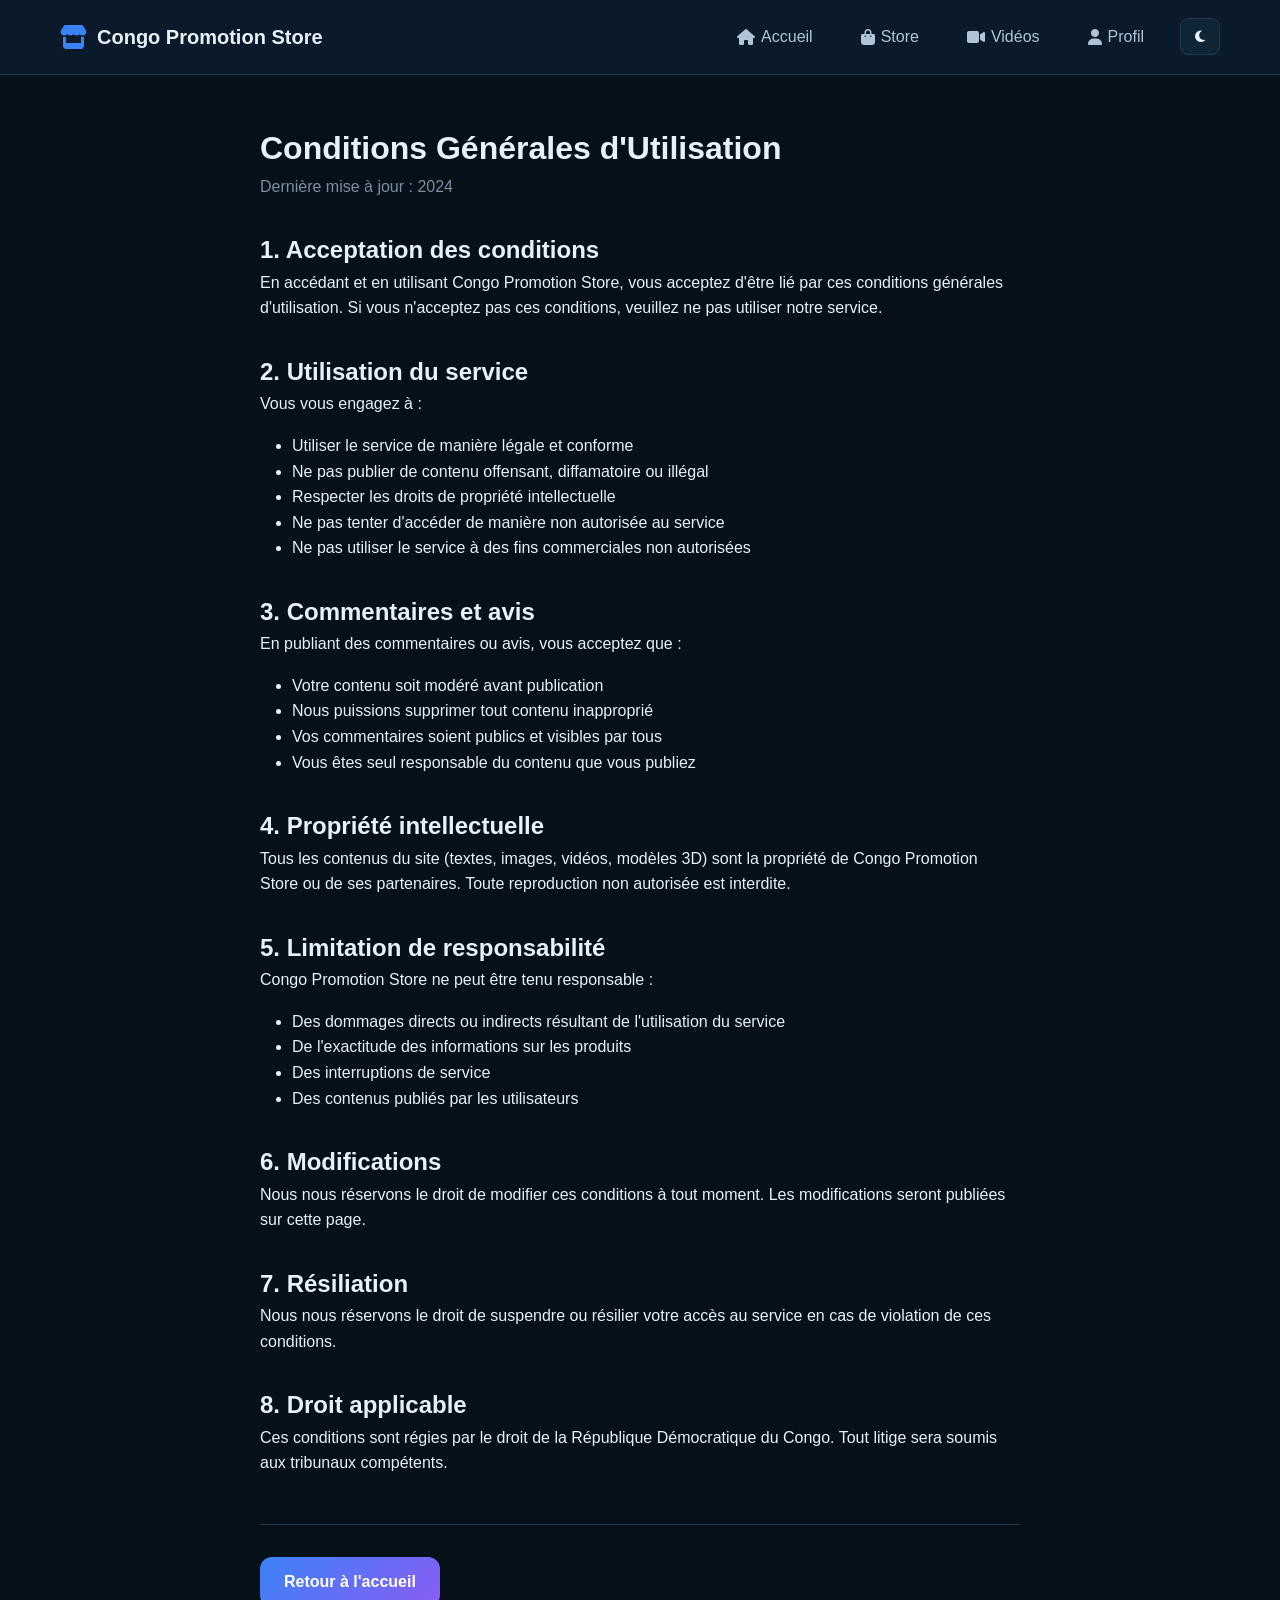
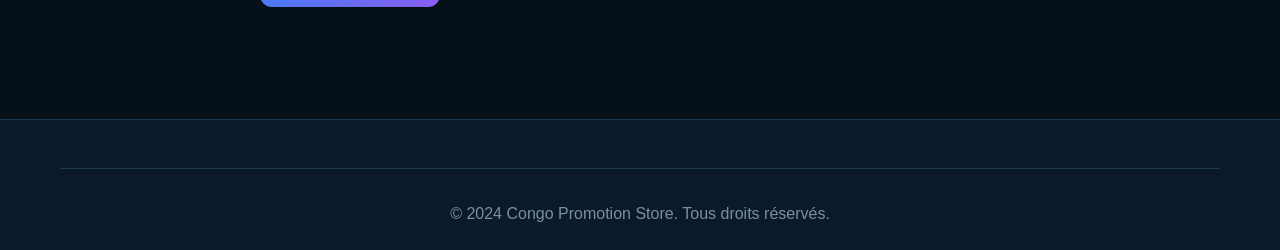
<file: terms.html>
<!DOCTYPE html>
<html lang="fr">
<head>
    <meta charset="UTF-8">
    <meta name="viewport" content="width=device-width, initial-scale=1.0">
    <title>Conditions Générales d'Utilisation - Congo Promotion Store</title>
    <link rel="stylesheet" href="/assets/css/app.css">
    <link rel="stylesheet" href="https://cdnjs.cloudflare.com/ajax/libs/font-awesome/6.4.0/css/all.min.css">
</head>
<body>
    <nav class="navbar">
        <div class="container">
            <div class="nav-brand">
                <a href="/">
                    <i class="fas fa-store"></i>
                    <span>Congo Promotion Store</span>
                </a>
            </div>
            <div class="nav-menu">
                <a href="/" class="nav-link"><i class="fas fa-home"></i> Accueil</a>
                <a href="/store.html" class="nav-link"><i class="fas fa-shopping-bag"></i> Store</a>
                <a href="/videos.html" class="nav-link"><i class="fas fa-video"></i> Vidéos</a>
                <a href="/profile.html" class="nav-link"><i class="fas fa-user"></i> Profil</a>
                <button class="theme-toggle" id="themeToggle" aria-label="Changer le thème">
                    <i class="fas fa-moon" id="themeIcon"></i>
                </button>
            </div>
        </div>
    </nav>

    <main class="container" style="max-width: 800px; padding: 3rem 20px;">
        <h1>Conditions Générales d'Utilisation</h1>
        <p style="color: var(--text-muted); margin-bottom: 2rem;">Dernière mise à jour : 2024</p>

        <section style="margin-bottom: 2rem;">
            <h2>1. Acceptation des conditions</h2>
            <p>En accédant et en utilisant Congo Promotion Store, vous acceptez d'être lié par ces conditions générales d'utilisation. Si vous n'acceptez pas ces conditions, veuillez ne pas utiliser notre service.</p>
        </section>

        <section style="margin-bottom: 2rem;">
            <h2>2. Utilisation du service</h2>
            <p>Vous vous engagez à :</p>
            <ul style="margin-left: 2rem; margin-top: 1rem;">
                <li>Utiliser le service de manière légale et conforme</li>
                <li>Ne pas publier de contenu offensant, diffamatoire ou illégal</li>
                <li>Respecter les droits de propriété intellectuelle</li>
                <li>Ne pas tenter d'accéder de manière non autorisée au service</li>
                <li>Ne pas utiliser le service à des fins commerciales non autorisées</li>
            </ul>
        </section>

        <section style="margin-bottom: 2rem;">
            <h2>3. Commentaires et avis</h2>
            <p>En publiant des commentaires ou avis, vous acceptez que :</p>
            <ul style="margin-left: 2rem; margin-top: 1rem;">
                <li>Votre contenu soit modéré avant publication</li>
                <li>Nous puissions supprimer tout contenu inapproprié</li>
                <li>Vos commentaires soient publics et visibles par tous</li>
                <li>Vous êtes seul responsable du contenu que vous publiez</li>
            </ul>
        </section>

        <section style="margin-bottom: 2rem;">
            <h2>4. Propriété intellectuelle</h2>
            <p>Tous les contenus du site (textes, images, vidéos, modèles 3D) sont la propriété de Congo Promotion Store ou de ses partenaires. Toute reproduction non autorisée est interdite.</p>
        </section>

        <section style="margin-bottom: 2rem;">
            <h2>5. Limitation de responsabilité</h2>
            <p>Congo Promotion Store ne peut être tenu responsable :</p>
            <ul style="margin-left: 2rem; margin-top: 1rem;">
                <li>Des dommages directs ou indirects résultant de l'utilisation du service</li>
                <li>De l'exactitude des informations sur les produits</li>
                <li>Des interruptions de service</li>
                <li>Des contenus publiés par les utilisateurs</li>
            </ul>
        </section>

        <section style="margin-bottom: 2rem;">
            <h2>6. Modifications</h2>
            <p>Nous nous réservons le droit de modifier ces conditions à tout moment. Les modifications seront publiées sur cette page.</p>
        </section>

        <section style="margin-bottom: 2rem;">
            <h2>7. Résiliation</h2>
            <p>Nous nous réservons le droit de suspendre ou résilier votre accès au service en cas de violation de ces conditions.</p>
        </section>

        <section style="margin-bottom: 2rem;">
            <h2>8. Droit applicable</h2>
            <p>Ces conditions sont régies par le droit de la République Démocratique du Congo. Tout litige sera soumis aux tribunaux compétents.</p>
        </section>

        <div style="margin-top: 3rem; padding-top: 2rem; border-top: 1px solid var(--border-color);">
            <a href="/" class="btn btn-primary">Retour à l'accueil</a>
        </div>
    </main>

    <footer class="footer">
        <div class="container">
            <div class="footer-bottom">
                <p>&copy; 2024 Congo Promotion Store. Tous droits réservés.</p>
            </div>
        </div>
    </footer>

    <script src="/assets/js/theme.js"></script>
</body>
</html>
</file>
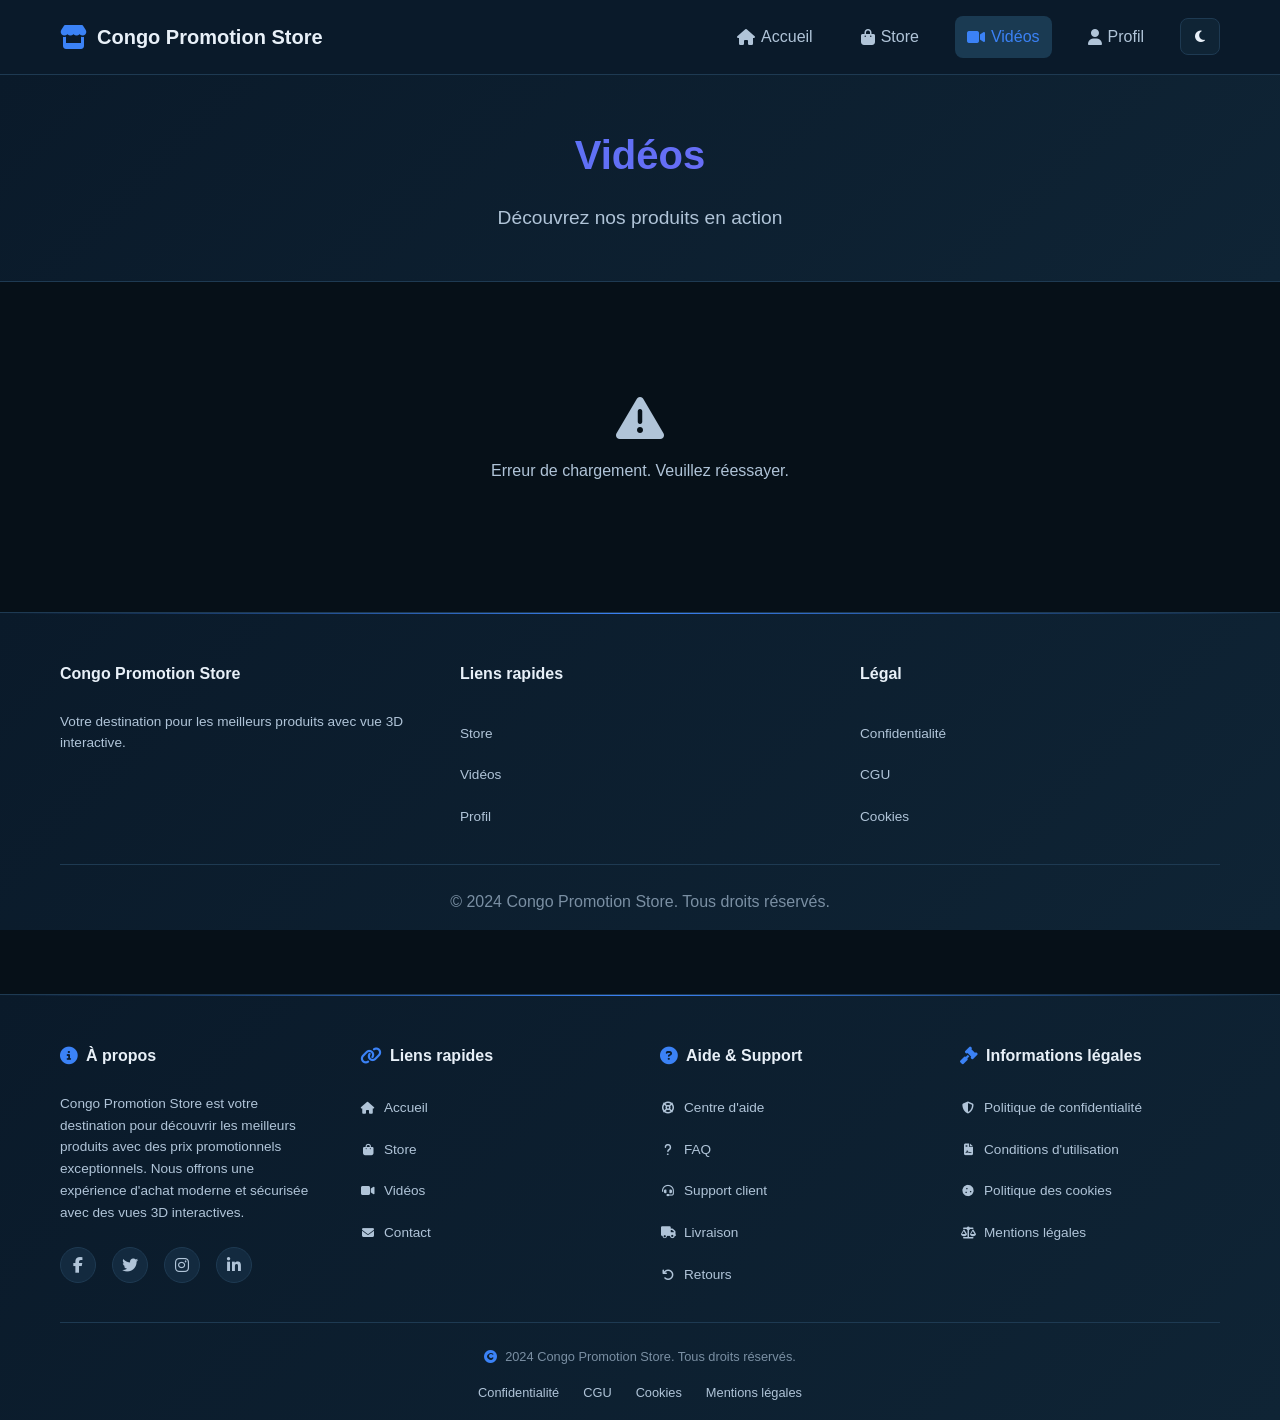
<file: videos.html>
<!DOCTYPE html>
<html lang="fr">
<head>
    <meta charset="UTF-8">
    <meta name="viewport" content="width=device-width, initial-scale=1.0">
    <title>Congo Promotion Store - Vidéos</title>
    <link rel="stylesheet" href="/assets/css/app.css">
    <link rel="stylesheet" href="/assets/css/videos.css">
    <link rel="stylesheet" href="/assets/css/animations.css">
    <link rel="stylesheet" href="/assets/css/mobile-menu.css">
    <link rel="stylesheet" href="/assets/css/footer.css">
    <link rel="stylesheet" href="https://cdnjs.cloudflare.com/ajax/libs/font-awesome/6.4.0/css/all.min.css">
</head>
<body>
    <!-- Navigation -->
    <nav class="navbar">
        <div class="container">
            <div class="nav-brand">
                <a href="/">
                    <i class="fas fa-store"></i>
                    <span>Congo Promotion Store</span>
                </a>
            </div>
            <button class="mobile-menu-toggle" id="mobileMenuToggle" aria-label="Menu">
                <i class="fas fa-bars" id="menuIcon"></i>
            </button>
            <div class="nav-menu">
                <a href="/" class="nav-link"><i class="fas fa-home"></i> <span>Accueil</span></a>
                <a href="/store.html" class="nav-link"><i class="fas fa-shopping-bag"></i> <span>Store</span></a>
                <a href="/videos.html" class="nav-link active"><i class="fas fa-video"></i> <span>Vidéos</span></a>
                <a href="/profile.html" class="nav-link"><i class="fas fa-user"></i> <span>Profil</span></a>
                <button class="theme-toggle" id="themeToggle" aria-label="Changer le thème">
                    <i class="fas fa-moon" id="themeIcon"></i>
                </button>
            </div>
        </div>
    </nav>

    <!-- Menu Mobile Overlay -->
    <div class="mobile-menu-overlay" id="mobileMenuOverlay"></div>

    <!-- Menu Mobile (Style Instagram) -->
    <div class="mobile-menu" id="mobileMenu">
        <div class="mobile-menu-handle"></div>
        <div class="mobile-menu-content">
            <a href="/" class="mobile-menu-item" data-page="home">
                <i class="fas fa-home"></i>
                <span>Accueil</span>
            </a>
            <a href="/store.html" class="mobile-menu-item" data-page="store">
                <i class="fas fa-shopping-bag"></i>
                <span>Store</span>
            </a>
            <a href="/videos.html" class="mobile-menu-item active" data-page="videos">
                <i class="fas fa-video"></i>
                <span>Vidéos</span>
            </a>
            <a href="/profile.html" class="mobile-menu-item" data-page="profile">
                <i class="fas fa-user"></i>
                <span>Profil</span>
            </a>
            <div class="mobile-menu-divider"></div>
            <button class="mobile-menu-item" id="mobileThemeToggle">
                <i class="fas fa-moon" id="mobileThemeIcon"></i>
                <span>Thème</span>
            </button>
        </div>
        <div class="mobile-menu-actions">
            <a href="/contact.html" class="mobile-menu-action">
                <i class="fas fa-envelope"></i>
                <span>Contact</span>
            </a>
            <a href="/store.html" class="mobile-menu-action">
                <i class="fas fa-search"></i>
                <span>Rechercher</span>
            </a>
        </div>
    </div>

    <!-- Videos Header -->
    <section class="videos-header">
        <div class="container">
            <h1>Vidéos</h1>
            <p>Découvrez nos produits en action</p>
        </div>
    </section>

    <!-- Videos Grid -->
    <main class="container">
        <div class="videos-grid" id="videosGrid">
            <div class="loading-spinner">
                <i class="fas fa-spinner fa-spin"></i>
                <p>Chargement des vidéos...</p>
            </div>
        </div>

        <div class="load-more-container">
            <button class="btn btn-secondary" id="loadMoreBtn" style="display: none;">
                <i class="fas fa-arrow-down"></i> Charger plus
            </button>
        </div>
    </main>

    <!-- Footer -->
    <footer class="footer">
        <div class="container">
            <div class="footer-content">
                <div class="footer-section">
                    <h3>Congo Promotion Store</h3>
                    <p>Votre destination pour les meilleurs produits avec vue 3D interactive.</p>
                </div>
                <div class="footer-section">
                    <h4>Liens rapides</h4>
                    <ul>
                        <li><a href="/store.html">Store</a></li>
                        <li><a href="/videos.html">Vidéos</a></li>
                        <li><a href="/profile.html">Profil</a></li>
                    </ul>
                </div>
                <div class="footer-section">
                    <h4>Légal</h4>
                    <ul>
                        <li><a href="/privacy.html">Confidentialité</a></li>
                        <li><a href="/terms.html">CGU</a></li>
                        <li><a href="/cookies.html">Cookies</a></li>
                    </ul>
                </div>
            </div>
            <div class="footer-bottom">
                <p>&copy; 2024 Congo Promotion Store. Tous droits réservés.</p>
            </div>
        </div>
    </footer>

    <script src="/assets/js/api.js"></script>
    <script src="/assets/js/theme.js"></script>
    <script src="/assets/js/mobile-menu.js"></script>
    <script src="/assets/js/scroll-animations.js"></script>
    <script src="/assets/js/videos.js"></script>
    
    <!-- Footer Professionnel -->
    <footer class="footer">
        <div class="container">
            <div class="footer-content">
                <!-- À propos -->
                <div class="footer-section">
                    <h3><i class="fas fa-info-circle"></i> À propos</h3>
                    <p>Congo Promotion Store est votre destination pour découvrir les meilleurs produits avec des prix promotionnels exceptionnels. Nous offrons une expérience d'achat moderne et sécurisée avec des vues 3D interactives.</p>
                    <div class="social-links">
                        <a href="#" aria-label="Facebook"><i class="fab fa-facebook-f"></i></a>
                        <a href="#" aria-label="Twitter"><i class="fab fa-twitter"></i></a>
                        <a href="#" aria-label="Instagram"><i class="fab fa-instagram"></i></a>
                        <a href="#" aria-label="LinkedIn"><i class="fab fa-linkedin-in"></i></a>
                    </div>
                </div>
                
                <!-- Liens rapides -->
                <div class="footer-section">
                    <h3><i class="fas fa-link"></i> Liens rapides</h3>
                    <ul>
                        <li><a href="/"><i class="fas fa-home"></i> Accueil</a></li>
                        <li><a href="/store.html"><i class="fas fa-shopping-bag"></i> Store</a></li>
                        <li><a href="/videos.html"><i class="fas fa-video"></i> Vidéos</a></li>
                        <li><a href="/contact.html"><i class="fas fa-envelope"></i> Contact</a></li>
                    </ul>
                </div>
                
                <!-- Aide & Support -->
                <div class="footer-section">
                    <h3><i class="fas fa-question-circle"></i> Aide & Support</h3>
                    <ul>
                        <li><a href="/aide.html"><i class="fas fa-life-ring"></i> Centre d'aide</a></li>
                        <li><a href="/faq.html"><i class="fas fa-question"></i> FAQ</a></li>
                        <li><a href="/contact.html"><i class="fas fa-headset"></i> Support client</a></li>
                        <li><a href="/livraison.html"><i class="fas fa-truck"></i> Livraison</a></li>
                        <li><a href="/retours.html"><i class="fas fa-undo"></i> Retours</a></li>
                    </ul>
                </div>
                
                <!-- Informations légales -->
                <div class="footer-section">
                    <h3><i class="fas fa-gavel"></i> Informations légales</h3>
                    <ul>
                        <li><a href="/confidentialite.html"><i class="fas fa-shield-alt"></i> Politique de confidentialité</a></li>
                        <li><a href="/cgu.html"><i class="fas fa-file-contract"></i> Conditions d'utilisation</a></li>
                        <li><a href="/cookies.html"><i class="fas fa-cookie"></i> Politique des cookies</a></li>
                        <li><a href="/mentions-legales.html"><i class="fas fa-balance-scale"></i> Mentions légales</a></li>
                    </ul>
                </div>
            </div>
            
            <div class="footer-bottom">
                <div class="copyright">
                    <i class="fas fa-copyright"></i>
                    <span>2024 Congo Promotion Store. Tous droits réservés.</span>
                </div>
                <div class="footer-links">
                    <a href="/confidentialite.html">Confidentialité</a>
                    <a href="/cgu.html">CGU</a>
                    <a href="/cookies.html">Cookies</a>
                    <a href="/mentions-legales.html">Mentions légales</a>
                </div>
            </div>
        </div>
    </footer>
</body>
</html>
</file>
<file: assets/css/app.css>
/* Variables CSS - Thème Dark Premium (par défaut) */
:root {
    /* Couleurs Dark Premium */
    --bg-primary: #061018;
    --bg-secondary: #0a1a2a;
    --bg-tertiary: #0f2435;
    --bg-card: #132a3f;
    --bg-hover: #1a3a52;
    
    --text-primary: #e8f0f8;
    --text-secondary: #b0c4d8;
    --text-muted: #7a8fa3;
    
    --accent-primary: #3b82f6;
    --accent-secondary: #8b5cf6;
    --accent-success: #10b981;
    --accent-warning: #f59e0b;
    --accent-danger: #ef4444;
    
    --border-color: #1e3a52;
    --shadow-sm: 0 2px 8px rgba(0, 0, 0, 0.3);
    --shadow-md: 0 4px 16px rgba(0, 0, 0, 0.4);
    --shadow-lg: 0 8px 32px rgba(0, 0, 0, 0.5);
    
    --radius-sm: 8px;
    --radius-md: 12px;
    --radius-lg: 16px;
    
    --transition: all 0.3s cubic-bezier(0.4, 0, 0.2, 1);
}

/* Thème Light */
[data-theme="light"] {
    --bg-primary: #ffffff;
    --bg-secondary: #f8fafc;
    --bg-tertiary: #f1f5f9;
    --bg-card: #ffffff;
    --bg-hover: #f1f5f9;
    
    --text-primary: #0f172a;
    --text-secondary: #475569;
    --text-muted: #94a3b8;
    
    --border-color: #e2e8f0;
    --shadow-sm: 0 2px 8px rgba(0, 0, 0, 0.05);
    --shadow-md: 0 4px 16px rgba(0, 0, 0, 0.1);
    --shadow-lg: 0 8px 32px rgba(0, 0, 0, 0.15);
}

/* Reset & Base */
* {
    margin: 0;
    padding: 0;
    box-sizing: border-box;
}

body {
    font-family: -apple-system, BlinkMacSystemFont, 'Segoe UI', Roboto, 'Helvetica Neue', Arial, sans-serif;
    background-color: var(--bg-primary);
    color: var(--text-primary);
    line-height: 1.6;
    transition: background-color 0.3s ease, color 0.3s ease;
    min-height: 100vh;
}

.container {
    max-width: 1200px;
    margin: 0 auto;
    padding: 0 20px;
}

/* Navigation */
.navbar {
    background-color: var(--bg-secondary);
    border-bottom: 1px solid var(--border-color);
    padding: 1rem 0;
    position: sticky;
    top: 0;
    z-index: 1000;
    backdrop-filter: blur(10px);
    transition: transform 0.3s cubic-bezier(0.4, 0, 0.2, 1);
}

.navbar.scrolled {
    transform: translateY(-100%);
}

.navbar .container {
    display: flex;
    justify-content: space-between;
    align-items: center;
}

.nav-brand a {
    display: flex;
    align-items: center;
    gap: 10px;
    font-size: 1.25rem;
    font-weight: 700;
    color: var(--text-primary);
    text-decoration: none;
}

.nav-brand i {
    color: var(--accent-primary);
    font-size: 1.5rem;
}

.nav-menu {
    display: flex;
    align-items: center;
    gap: 1.5rem;
}

.nav-link {
    color: var(--text-secondary);
    text-decoration: none;
    display: flex;
    align-items: center;
    gap: 6px;
    padding: 8px 12px;
    border-radius: var(--radius-sm);
    transition: var(--transition);
}

.nav-link:hover,
.nav-link.active {
    color: var(--accent-primary);
    background-color: var(--bg-hover);
}

.theme-toggle {
    background: var(--bg-tertiary);
    border: 1px solid var(--border-color);
    color: var(--text-primary);
    padding: 10px 14px;
    border-radius: var(--radius-sm);
    cursor: pointer;
    transition: var(--transition);
}

.theme-toggle:hover {
    background: var(--bg-hover);
    transform: scale(1.05);
}

/* Hero Section */
.hero {
    background: linear-gradient(135deg, var(--bg-secondary) 0%, var(--bg-tertiary) 100%);
    padding: 4rem 0;
    text-align: center;
    border-bottom: 1px solid var(--border-color);
}

.hero h1 {
    font-size: 2.5rem;
    margin-bottom: 1rem;
    background: linear-gradient(135deg, var(--accent-primary), var(--accent-secondary));
    -webkit-background-clip: text;
    -webkit-text-fill-color: transparent;
    background-clip: text;
}

.hero p {
    font-size: 1.2rem;
    color: var(--text-secondary);
    margin-bottom: 2rem;
}

/* Buttons */
.btn {
    display: inline-flex;
    align-items: center;
    gap: 8px;
    padding: 12px 24px;
    border: none;
    border-radius: var(--radius-md);
    font-size: 1rem;
    font-weight: 600;
    cursor: pointer;
    transition: var(--transition);
    text-decoration: none;
}

.btn-primary {
    background: linear-gradient(135deg, var(--accent-primary), var(--accent-secondary));
    color: white;
}

.btn-primary:hover {
    transform: translateY(-2px);
    box-shadow: var(--shadow-md);
}

/* Bouton "Ajouter au panier" - Tronquer le texte sur mobile si trop long */
.add-to-cart-btn {
    white-space: nowrap;
    overflow: hidden;
    text-overflow: ellipsis;
    max-width: 100%;
    justify-content: center;
}

.btn-secondary {
    background: var(--bg-tertiary);
    color: var(--text-primary);
    border: 1px solid var(--border-color);
}

.btn-secondary:hover {
    background: var(--bg-hover);
}

/* Feed Filters */
.feed-filters {
    display: flex;
    gap: 1rem;
    margin: 2rem 0;
    flex-wrap: wrap;
}

.filter-btn {
    padding: 10px 20px;
    background: var(--bg-card);
    border: 1px solid var(--border-color);
    color: var(--text-secondary);
    border-radius: var(--radius-md);
    cursor: pointer;
    transition: var(--transition);
    font-weight: 500;
}

.filter-btn:hover,
.filter-btn.active {
    background: var(--accent-primary);
    color: white;
    border-color: var(--accent-primary);
}

/* Products Grid */
.products-grid {
    display: grid;
    grid-template-columns: repeat(auto-fill, minmax(280px, 1fr));
    gap: 2rem;
    margin: 2rem 0;
    width: 100%;
    min-height: 100px;
    position: relative;
}

.product-card {
    background: var(--bg-card);
    border: 1px solid var(--border-color);
    border-radius: var(--radius-lg);
    overflow: hidden;
    transition: var(--transition);
    cursor: pointer;
    position: relative;
}

.product-card:hover {
    transform: translateY(-4px);
    box-shadow: var(--shadow-lg);
    border-color: var(--accent-primary);
}

/* Effet Netflix - Zoom après 2-3 secondes de hover */
.product-card.netflix-zoom {
    transform: scale(1.15) translateY(-10px) !important;
    z-index: 100;
    box-shadow: 0 20px 40px rgba(0, 0, 0, 0.5);
    border-color: var(--accent-primary);
    transition: all 0.4s cubic-bezier(0.4, 0, 0.2, 1);
}

.product-card.netflix-zoom .product-image {
    transform: scale(1.1);
    transition: transform 0.4s cubic-bezier(0.4, 0, 0.2, 1);
}

/* Vidéo autoplay sur hover */
.product-video-autoplay {
    position: absolute;
    top: 0;
    left: 0;
    width: 100%;
    height: 100%;
    object-fit: cover;
    z-index: 2;
    border-radius: var(--radius-lg);
}

.product-image {
    width: 100%;
    height: 250px;
    object-fit: cover;
    background: var(--bg-tertiary);
}

.product-badges {
    position: absolute;
    top: 12px;
    left: 12px;
    display: flex;
    gap: 8px;
    flex-wrap: wrap;
}

.badge {
    padding: 4px 10px;
    border-radius: var(--radius-sm);
    font-size: 0.75rem;
    font-weight: 600;
    text-transform: uppercase;
}

.badge-new {
    background: var(--accent-success);
    color: white;
}

.badge-promo {
    background: var(--accent-warning);
    color: white;
}

.badge-low-stock {
    background: var(--accent-danger);
    color: white;
}

.product-info {
    padding: 1.5rem;
}

.product-title {
    font-size: 1.1rem;
    font-weight: 600;
    margin-bottom: 0.5rem;
    color: var(--text-primary);
    display: -webkit-box;
    -webkit-line-clamp: 2;
    -webkit-box-orient: vertical;
    overflow: hidden;
}

.product-price {
    font-size: 1.5rem;
    font-weight: 700;
    color: var(--accent-primary);
    margin-bottom: 0.5rem;
}

.product-rating {
    display: flex;
    align-items: center;
    gap: 6px;
    color: var(--text-secondary);
    font-size: 0.9rem;
}

.product-stats {
    display: flex;
    gap: 1rem;
    margin-top: 1rem;
    padding-top: 1rem;
    border-top: 1px solid var(--border-color);
    font-size: 0.85rem;
    color: var(--text-muted);
}

.product-stat {
    display: flex;
    align-items: center;
    gap: 4px;
}

/* Loading Spinner */
.loading-spinner {
    grid-column: 1 / -1;
    text-align: center;
    padding: 4rem;
    color: var(--text-secondary);
}

.loading-spinner i {
    font-size: 3rem;
    margin-bottom: 1rem;
}

.load-more-container {
    text-align: center;
    margin: 3rem 0;
}

/* Footer */
.footer {
    background: var(--bg-secondary);
    border-top: 1px solid var(--border-color);
    margin-top: 4rem;
    padding: 3rem 0 1.5rem;
}

.footer-content {
    display: grid;
    grid-template-columns: repeat(auto-fit, minmax(250px, 1fr));
    gap: 2rem;
    margin-bottom: 2rem;
}

.footer-section h3,
.footer-section h4 {
    margin-bottom: 1rem;
    color: var(--text-primary);
}

.footer-section ul {
    list-style: none;
}

.footer-section ul li {
    margin-bottom: 0.5rem;
}

.footer-section a {
    color: var(--text-secondary);
    text-decoration: none;
    transition: var(--transition);
}

.footer-section a:hover {
    color: var(--accent-primary);
}

.footer-bottom {
    text-align: center;
    padding-top: 2rem;
    border-top: 1px solid var(--border-color);
    color: var(--text-muted);
}

/* Responsive */
/* ============================================
   RESPONSIVE MOBILE - PROFESSIONNEL & AVANCÉ
   ============================================ */

@media (max-width: 968px) {
    .container {
        padding: 0 16px;
    }
    
    .navbar {
        padding: 0.75rem 0;
    }
    
    .nav-menu {
        gap: 0.5rem;
        flex-wrap: wrap;
    }
    
    .nav-link {
        padding: 0.5rem 0.75rem;
        font-size: 0.9rem;
    }
    
    .nav-link span {
        display: none;
    }
    
    .nav-link i {
        font-size: 1.1rem;
    }
    
    .hero {
        padding: 3rem 0;
    }
    
    .hero h1 {
        font-size: 2rem;
        line-height: 1.2;
    }
    
    .hero p {
        font-size: 1rem;
        margin-bottom: 1.5rem;
    }
    
    .store-header {
        padding: 2rem 0;
    }
    
    .store-header h1 {
        font-size: 2rem;
    }
    
    .store-header p {
        font-size: 1rem;
    }
    
    .search-bar {
        flex-direction: column;
        padding: 0.75rem;
    }
    
    .filters-row {
        grid-template-columns: 1fr;
        gap: 1rem;
    }
}

@media (max-width: 768px) {
    .container {
        padding: 0 12px;
    }
    
    .navbar {
        padding: 0.5rem 0;
    }
    
    .nav-brand a {
        font-size: 1rem;
    }
    
    .nav-brand span {
        display: none;
    }
    
    .nav-menu {
        gap: 0.25rem;
    }
    
    .nav-link {
        padding: 0.5rem;
        min-width: 44px; /* Touch target minimum */
        justify-content: center;
    }
    
    .nav-link i {
        font-size: 1.2rem;
    }
    
    .hero {
        padding: 2rem 0;
        text-align: center;
    }
    
    .hero h1 {
        font-size: 1.5rem;
        line-height: 1.3;
        margin-bottom: 0.75rem;
    }
    
    .hero p {
        font-size: 0.85rem;
        line-height: 1.4;
        margin-bottom: 1.25rem;
    }
    
    .store-header h1 {
        font-size: 1.5rem;
        line-height: 1.3;
    }
    
    .store-header p {
        font-size: 0.85rem;
        line-height: 1.4;
    }
    
    .nav-brand span {
        font-size: 0.9rem;
    }
    
    .filter-btn {
        font-size: 0.8rem;
        padding: 0.5rem 0.75rem;
    }
    
    .btn {
        font-size: 0.9rem;
        padding: 0.75rem 1.25rem;
    }
    
    .btn {
        padding: 0.75rem 1.5rem;
        font-size: 0.95rem;
        width: 100%;
        max-width: 300px;
    }
    
    .products-grid {
        grid-template-columns: repeat(2, 1fr) !important;
        gap: 0.75rem !important;
    }
    
    .product-card {
        padding: 0.75rem !important;
    }
    
    .product-info {
        padding: 0.75rem !important;
    }
    
    .product-image {
        height: 170px !important;
        margin-bottom: 0.6rem !important;
        border-radius: var(--radius-sm) !important;
    }
    
    .product-title {
        font-size: 0.95rem !important;
        line-height: 1.35 !important;
        margin-bottom: 0.6rem !important;
        font-weight: 600 !important;
        display: -webkit-box;
        -webkit-line-clamp: 2;
        -webkit-box-orient: vertical;
        overflow: hidden;
        min-height: 2.7em !important; /* Hauteur fixe pour alignement */
    }
    
    .product-price {
        font-size: 1.15rem !important;
        font-weight: 700 !important;
        margin-bottom: 0.5rem !important;
        color: var(--accent-primary) !important;
    }
    
    .product-rating {
        font-size: 0.8rem !important;
        margin-bottom: 0.5rem !important;
    }
    
    .product-stats {
        font-size: 0.75rem !important;
        gap: 0.75rem !important;
        margin-top: 0.6rem !important;
        padding-top: 0.6rem !important;
        border-top: 1px solid var(--border-color) !important;
    }
    
    /* Améliorer le bouton "Ajouter au panier" sur mobile - Afficher "Ajouter" avec l'icône dans la grille */
    .products-grid .add-to-cart-btn {
        font-size: 0.9rem !important;
        padding: 0.65rem !important;
        justify-content: center !important;
        min-height: 44px !important; /* Taille tactile optimale */
    }
    
    /* Cacher le texte complet dans la grille mobile, afficher seulement "Ajouter" */
    .products-grid .add-to-cart-btn .add-to-cart-text {
        display: none !important;
    }
    
    /* Afficher "Ajouter" dans la grille mobile */
    .products-grid .add-to-cart-btn .add-to-cart-short {
        display: inline !important;
    }
    
    .products-grid .add-to-cart-btn i {
        font-size: 1.1rem !important;
        margin-right: 0.3rem !important;
    }
    
    /* Garder le texte complet dans le carousel, cacher "Ajouter" */
    .products-carousel .add-to-cart-btn .add-to-cart-text {
        display: inline !important;
    }
    
    .products-carousel .add-to-cart-btn .add-to-cart-short {
        display: none !important;
    }
    
    .products-carousel .add-to-cart-btn i {
        margin-right: 0.5rem !important;
    }
    
    .feed-filters {
        flex-wrap: wrap;
        gap: 0.5rem;
        padding: 1rem 0;
    }
    
    .filter-btn {
        padding: 0.5rem 1rem;
        font-size: 0.85rem;
        flex: 1;
        min-width: calc(50% - 0.25rem);
    }
    
    .store-header {
        padding: 1.5rem 0;
    }
    
    .store-header h1 {
        font-size: 1.75rem;
    }
    
    .store-filters {
        padding: 1rem 0;
    }
    
    .search-bar {
        padding: 0.5rem;
    }
    
    .search-bar input {
        font-size: 0.9rem;
    }
}

@media (max-width: 480px) {
    .container {
        padding: 0 10px;
    }
    
    .hero h1 {
        font-size: 1.35rem;
        line-height: 1.25;
    }
    
    .hero p {
        font-size: 0.8rem;
        line-height: 1.35;
    }
    
    .store-header h1 {
        font-size: 1.35rem;
    }
    
    .store-header p {
        font-size: 0.8rem;
    }
    
    .products-grid {
        grid-template-columns: repeat(2, 1fr) !important;
        gap: 0.5rem !important;
    }
    
    .product-card {
        padding: 0.6rem !important;
    }
    
    .product-info {
        padding: 0.6rem !important;
    }
    
     .product-image {
         height: 160px !important;
         border-radius: var(--radius-sm) !important;
     }
     
     .product-title {
         font-size: 0.9rem !important;
         line-height: 1.3 !important;
         min-height: 2.6em !important;
     }
     
     .product-price {
         font-size: 1.1rem !important;
     }
     
     .product-rating {
         font-size: 0.75rem !important;
     }
     
     .product-stats {
         font-size: 0.7rem !important;
         gap: 0.5rem !important;
     }
     
     /* Améliorer le bouton "Ajouter au panier" sur très petit écran - "Ajouter" avec icône dans la grille */
     .products-grid .add-to-cart-btn {
         font-size: 0.85rem !important;
         padding: 0.6rem !important;
         min-height: 42px !important;
     }
     
     .products-grid .add-to-cart-btn .add-to-cart-text {
         display: none !important;
     }
     
     .products-grid .add-to-cart-btn .add-to-cart-short {
         display: inline !important;
     }
     
     .products-grid .add-to-cart-btn i {
         font-size: 1rem !important;
         margin-right: 0.25rem !important;
     }
     
     /* Garder le texte dans le carousel même sur très petit écran */
     .products-carousel .add-to-cart-btn .add-to-cart-text {
         display: inline !important;
     }
     
     .products-carousel .add-to-cart-btn .add-to-cart-short {
         display: none !important;
     }
    
    .filter-btn {
        min-width: 100%;
    }
    
    .nav-menu {
        justify-content: space-around;
        width: 100%;
    }
    
    .nav-link {
        flex: 1;
    }
}

/* Amélioration du touch sur mobile */
@media (hover: none) and (pointer: coarse) {
    .btn,
    .nav-link,
    .product-card,
    .filter-btn {
        -webkit-tap-highlight-color: rgba(59, 130, 246, 0.2);
        touch-action: manipulation;
    }
    
    .product-card:active {
        transform: scale(0.98);
    }
    
    .btn:active {
        transform: scale(0.95);
    }
}

/* Animations */
@keyframes fadeIn {
    from {
        opacity: 0;
        transform: translateY(20px);
    }
    to {
        opacity: 1;
        transform: translateY(0);
    }
}

.product-card {
    animation: fadeIn 0.5s ease-out;
}

/* Store Page Styles */
.store-header {
    background: linear-gradient(135deg, var(--bg-secondary) 0%, var(--bg-tertiary) 100%);
    padding: 3rem 0;
    text-align: center;
    border-bottom: 1px solid var(--border-color);
}

.store-header h1 {
    font-size: 2.5rem;
    margin-bottom: 1rem;
    background: linear-gradient(135deg, var(--accent-primary), var(--accent-secondary));
    -webkit-background-clip: text;
    -webkit-text-fill-color: transparent;
    background-clip: text;
}

.store-header p {
    font-size: 1.2rem;
    color: var(--text-secondary);
    margin-bottom: 2rem;
}

.search-bar {
    display: flex;
    gap: 1rem;
    max-width: 600px;
    margin: 0 auto;
    background: var(--bg-card);
    padding: 1rem;
    border-radius: var(--radius-lg);
    border: 1px solid var(--border-color);
}

.search-bar i {
    color: var(--text-muted);
    font-size: 1.2rem;
    align-self: center;
}

.search-bar input {
    flex: 1;
    background: transparent;
    border: none;
    color: var(--text-primary);
    font-size: 1rem;
    outline: none;
}

.search-bar input::placeholder {
    color: var(--text-muted);
}

.store-filters {
    background: var(--bg-secondary);
    padding: 2rem 0;
    border-bottom: 1px solid var(--border-color);
}

.filters-row {
    display: grid;
    grid-template-columns: repeat(auto-fit, minmax(200px, 1fr));
    gap: 1.5rem;
}

.filter-group {
    display: flex;
    flex-direction: column;
    gap: 0.5rem;
}

.filter-group label {
    font-weight: 600;
    color: var(--text-primary);
    font-size: 0.9rem;
}

.filter-select {
    padding: 0.75rem;
    background: var(--bg-card);
    border: 1px solid var(--border-color);
    border-radius: var(--radius-md);
    color: var(--text-primary);
    font-size: 1rem;
    font-family: inherit;
    cursor: pointer;
    transition: var(--transition);
}

.filter-select:focus {
    outline: none;
    border-color: var(--accent-primary);
}

.price-range {
    display: flex;
    flex-direction: column;
    gap: 0.5rem;
}

.price-range input[type="range"] {
    width: 100%;
    height: 6px;
    background: var(--bg-tertiary);
    border-radius: 3px;
    outline: none;
    -webkit-appearance: none;
}

.price-range input[type="range"]::-webkit-slider-thumb {
    -webkit-appearance: none;
    appearance: none;
    width: 18px;
    height: 18px;
    background: var(--accent-primary);
    border-radius: 50%;
    cursor: pointer;
}

.price-range input[type="range"]::-moz-range-thumb {
    width: 18px;
    height: 18px;
    background: var(--accent-primary);
    border-radius: 50%;
    cursor: pointer;
    border: none;
}

.price-display {
    text-align: center;
    color: var(--text-secondary);
    font-size: 0.9rem;
}
</file>
<file: assets/css/contact.css>
/* Styles pour la page contact - Design moderne et professionnel */

.contact-page {
    padding: 3rem 0;
    min-height: calc(100vh - 200px);
}

.contact-page.has-bottom-nav {
    padding-bottom: 80px;
}

.contact-header {
    text-align: center;
    margin-bottom: 4rem;
    padding: 2rem 0;
    position: relative;
}

.contact-header::before {
    content: '';
    position: absolute;
    top: 0;
    left: 50%;
    transform: translateX(-50%);
    width: 100px;
    height: 4px;
    background: linear-gradient(90deg, var(--accent-primary), var(--accent-secondary));
    border-radius: 2px;
}

.contact-header h1 {
    font-size: clamp(2rem, 5vw, 3rem);
    margin-bottom: 1rem;
    background: linear-gradient(135deg, var(--accent-primary), var(--accent-secondary));
    -webkit-background-clip: text;
    -webkit-text-fill-color: transparent;
    background-clip: text;
    font-weight: 700;
    letter-spacing: -0.5px;
}

.contact-header p {
    font-size: 1.15rem;
    color: var(--text-secondary);
    max-width: 600px;
    margin: 0 auto;
    line-height: 1.6;
}

.contact-content {
    display: grid;
    grid-template-columns: 1fr 1fr;
    gap: 3rem;
    max-width: 1200px;
    margin: 0 auto;
}

.contact-form-section,
.contact-info-section {
    background: var(--bg-card);
    border: 1px solid var(--border-color);
    border-radius: var(--radius-lg);
    padding: 2.5rem;
    box-shadow: 0 4px 20px rgba(0, 0, 0, 0.08);
    transition: transform 0.3s ease, box-shadow 0.3s ease;
}

.contact-form-section:hover,
.contact-info-section:hover {
    transform: translateY(-4px);
    box-shadow: 0 8px 30px rgba(0, 0, 0, 0.12);
}

.contact-form-section h2,
.contact-info-section h2 {
    margin-bottom: 2rem;
    display: flex;
    align-items: center;
    gap: 12px;
    font-size: 1.5rem;
    color: var(--text-primary);
    font-weight: 600;
}

.contact-form-section h2 i,
.contact-info-section h2 i {
    color: var(--accent-primary);
    font-size: 1.3rem;
}

.contact-form {
    display: flex;
    flex-direction: column;
    gap: 1.5rem;
}

.form-group {
    display: flex;
    flex-direction: column;
    gap: 0.5rem;
}

.form-group label {
    font-weight: 600;
    color: var(--text-primary);
}

.form-group input,
.form-group select,
.form-group textarea {
    padding: 0.75rem;
    background: var(--bg-tertiary);
    border: 1px solid var(--border-color);
    border-radius: var(--radius-md);
    color: var(--text-primary);
    font-family: inherit;
    font-size: 1rem;
    transition: var(--transition);
}

.form-group input:focus,
.form-group select:focus,
.form-group textarea:focus {
    outline: none;
    border-color: var(--accent-primary);
    box-shadow: 0 0 0 3px rgba(59, 130, 246, 0.15);
    transform: translateY(-1px);
}

.form-group input:hover,
.form-group select:hover,
.form-group textarea:hover {
    border-color: var(--accent-secondary);
}

.form-group textarea {
    resize: vertical;
    min-height: 120px;
}

.contact-info-item {
    display: flex;
    gap: 1rem;
    margin-bottom: 2rem;
    padding-bottom: 2rem;
    border-bottom: 1px solid var(--border-color);
}

.contact-info-item:last-child {
    border-bottom: none;
    margin-bottom: 0;
    padding-bottom: 0;
}

.contact-icon {
    width: 50px;
    height: 50px;
    background: linear-gradient(135deg, var(--accent-primary), var(--accent-secondary));
    border-radius: var(--radius-md);
    display: flex;
    align-items: center;
    justify-content: center;
    color: white;
    font-size: 1.5rem;
    flex-shrink: 0;
}

.contact-info-item h3 {
    margin-bottom: 0.5rem;
    color: var(--text-primary);
}

.contact-info-item p {
    color: var(--text-secondary);
    margin: 0.25rem 0;
}

.ai-assistant-section {
    margin-top: 2rem;
    padding-top: 2rem;
    border-top: 2px solid var(--border-color);
}

.ai-assistant-section h3 {
    margin-bottom: 1rem;
    display: flex;
    align-items: center;
    gap: 8px;
}

.ai-chat {
    display: flex;
    gap: 0.5rem;
    margin-top: 1rem;
}

.ai-chat input {
    flex: 1;
    padding: 0.75rem;
    background: var(--bg-tertiary);
    border: 1px solid var(--border-color);
    border-radius: var(--radius-md);
    color: var(--text-primary);
    font-family: inherit;
}

.ai-chat input:focus {
    outline: none;
    border-color: var(--accent-primary);
}

.ai-answer {
    margin-top: 1rem;
    padding: 1rem;
    background: var(--bg-tertiary);
    border-radius: var(--radius-md);
    border-left: 4px solid var(--accent-primary);
    color: var(--text-secondary);
    display: none;
}

.ai-answer.show {
    display: block;
    animation: fadeIn 0.3s ease-out;
}

@keyframes fadeIn {
    from {
        opacity: 0;
        transform: translateY(-10px);
    }
    to {
        opacity: 1;
        transform: translateY(0);
    }
}

/* Améliorations visuelles */
.contact-icon {
    transition: transform 0.3s ease;
}

.contact-info-item:hover .contact-icon {
    transform: scale(1.1) rotate(5deg);
}

.btn-primary {
    position: relative;
    overflow: hidden;
    transition: all 0.3s ease;
}

.btn-primary::before {
    content: '';
    position: absolute;
    top: 50%;
    left: 50%;
    width: 0;
    height: 0;
    border-radius: 50%;
    background: rgba(255, 255, 255, 0.2);
    transform: translate(-50%, -50%);
    transition: width 0.6s, height 0.6s;
}

.btn-primary:hover::before {
    width: 300px;
    height: 300px;
}

@media (max-width: 968px) {
    .contact-content {
        grid-template-columns: 1fr;
        gap: 2rem;
    }
    
    .contact-form-section,
    .contact-info-section {
        padding: 1.5rem;
    }
    
    .contact-header {
        margin-bottom: 2rem;
        padding: 1rem 0;
    }
}
</file>
<file: assets/css/cart.css>
/* Styles pour le panier avec animations professionnelles */

/* Badge panier */
.cart-badge {
    position: absolute;
    top: -8px;
    right: -8px;
    background: linear-gradient(135deg, var(--accent-danger), #ff6b6b);
    color: white;
    border-radius: 50%;
    width: 20px;
    height: 20px;
    display: flex;
    align-items: center;
    justify-content: center;
    font-size: 0.7rem;
    font-weight: 700;
    border: 2px solid var(--bg-primary);
    box-shadow: 0 2px 8px rgba(239, 68, 68, 0.4);
}

.cart-badge.bounce {
    animation: cartBounce 0.6s ease-out;
}

@keyframes cartBounce {
    0%, 100% { transform: scale(1); }
    50% { transform: scale(1.3); }
}

/* Bouton ajouter au panier */
.add-to-cart-btn {
    position: relative;
    overflow: hidden;
    transition: var(--transition);
}

.add-to-cart-btn::before {
    content: '';
    position: absolute;
    top: 50%;
    left: 50%;
    width: 0;
    height: 0;
    border-radius: 50%;
    background: rgba(255, 255, 255, 0.3);
    transform: translate(-50%, -50%);
    transition: width 0.6s, height 0.6s;
}

.add-to-cart-btn:active::before {
    width: 300px;
    height: 300px;
}

.add-to-cart-btn:active {
    transform: scale(0.95);
}

/* Animation d'ajout au panier */
.add-to-cart-animation {
    position: fixed;
    top: 50%;
    left: 50%;
    transform: translate(-50%, -50%) scale(0);
    background: linear-gradient(135deg, var(--accent-success), #10b981);
    color: white;
    padding: 1.5rem 2.5rem;
    border-radius: var(--radius-lg);
    box-shadow: var(--shadow-lg);
    z-index: 10000;
    display: flex;
    align-items: center;
    gap: 1rem;
    font-weight: 600;
    font-size: 1.1rem;
    opacity: 0;
    pointer-events: none;
    transition: all 0.3s cubic-bezier(0.68, -0.55, 0.265, 1.55);
}

.add-to-cart-animation.show {
    opacity: 1;
    transform: translate(-50%, -50%) scale(1);
}

.add-to-cart-animation i {
    font-size: 1.5rem;
    animation: checkmark 0.5s ease-out 0.2s both;
}

@keyframes checkmark {
    0% {
        transform: scale(0) rotate(45deg);
    }
    50% {
        transform: scale(1.2) rotate(45deg);
    }
    100% {
        transform: scale(1) rotate(0deg);
    }
}

/* Panier sidebar/modal */
.cart-sidebar {
    position: fixed;
    top: 0;
    right: -100%;
    width: 400px;
    max-width: 90vw;
    height: 100vh;
    background: var(--bg-card);
    border-left: 1px solid var(--border-color);
    z-index: 1000;
    transition: right 0.3s cubic-bezier(0.4, 0, 0.2, 1);
    display: flex;
    flex-direction: column;
    box-shadow: -4px 0 24px rgba(0, 0, 0, 0.3);
}

.cart-sidebar.open {
    right: 0;
}

.cart-header {
    padding: 1.5rem;
    border-bottom: 1px solid var(--border-color);
    display: flex;
    justify-content: space-between;
    align-items: center;
}

.cart-header h2 {
    margin: 0;
    display: flex;
    align-items: center;
    gap: 0.5rem;
}

.cart-close {
    background: transparent;
    border: none;
    color: var(--text-secondary);
    font-size: 1.5rem;
    cursor: pointer;
    padding: 0.5rem;
    border-radius: var(--radius-sm);
    transition: var(--transition);
}

.cart-close:hover {
    background: var(--bg-hover);
    color: var(--text-primary);
}

.cart-list {
    flex: 1;
    overflow-y: auto;
    padding: 1rem;
}

.cart-empty {
    text-align: center;
    padding: 3rem 1rem;
    color: var(--text-muted);
}

.cart-empty i {
    font-size: 4rem;
    margin-bottom: 1rem;
    opacity: 0.5;
}

.cart-item {
    display: flex;
    gap: 1rem;
    padding: 1rem;
    background: var(--bg-tertiary);
    border-radius: var(--radius-md);
    margin-bottom: 1rem;
    border: 1px solid var(--border-color);
    position: relative;
    animation: slideInRight 0.3s ease-out both;
}

@keyframes slideInRight {
    from {
        opacity: 0;
        transform: translateX(20px);
    }
    to {
        opacity: 1;
        transform: translateX(0);
    }
}

.cart-item.slide-in {
    animation: slideInRight 0.3s ease-out both;
}

.cart-item-image {
    width: 80px;
    height: 80px;
    object-fit: cover;
    border-radius: var(--radius-sm);
    background: var(--bg-secondary);
}

.cart-item-info {
    flex: 1;
}

.cart-item-info h4 {
    margin: 0 0 0.5rem 0;
    font-size: 0.95rem;
    color: var(--text-primary);
    display: -webkit-box;
    -webkit-line-clamp: 2;
    -webkit-box-orient: vertical;
    overflow: hidden;
}

.cart-item-price {
    color: var(--accent-primary);
    font-weight: 600;
    margin-bottom: 0.5rem;
}

.cart-item-quantity {
    display: flex;
    align-items: center;
    gap: 0.5rem;
}

.qty-btn {
    width: 28px;
    height: 28px;
    border: 1px solid var(--border-color);
    background: var(--bg-card);
    color: var(--text-primary);
    border-radius: var(--radius-sm);
    cursor: pointer;
    display: flex;
    align-items: center;
    justify-content: center;
    transition: var(--transition);
    font-size: 0.8rem;
}

.qty-btn:hover {
    background: var(--bg-hover);
    border-color: var(--accent-primary);
    transform: scale(1.1);
}

.qty-btn:active {
    transform: scale(0.95);
}

.cart-item-quantity span {
    min-width: 30px;
    text-align: center;
    font-weight: 600;
}

.cart-item-remove {
    position: absolute;
    top: 0.5rem;
    right: 0.5rem;
    background: transparent;
    border: none;
    color: var(--accent-danger);
    cursor: pointer;
    padding: 0.5rem;
    border-radius: var(--radius-sm);
    transition: var(--transition);
    opacity: 0.7;
}

.cart-item-remove:hover {
    opacity: 1;
    background: rgba(239, 68, 68, 0.1);
    transform: scale(1.1);
}

.cart-footer {
    padding: 1.5rem;
    border-top: 1px solid var(--border-color);
    background: var(--bg-secondary);
}

.cart-total {
    display: flex;
    justify-content: space-between;
    align-items: center;
    margin-bottom: 1rem;
    font-size: 1.2rem;
    font-weight: 700;
}

.cart-total-label {
    color: var(--text-secondary);
}

.cart-total-amount {
    color: var(--accent-primary);
    font-size: 1.5rem;
}

.cart-actions {
    display: flex;
    gap: 1rem;
}

.cart-actions .btn {
    flex: 1;
}

/* Overlay */
.cart-overlay {
    position: fixed;
    top: 0;
    left: 0;
    width: 100%;
    height: 100%;
    background: rgba(0, 0, 0, 0.5);
    z-index: 999;
    opacity: 0;
    pointer-events: none;
    transition: opacity 0.3s ease;
}

.cart-overlay.show {
    opacity: 1;
    pointer-events: all;
}

/* Responsive */
@media (max-width: 768px) {
    .cart-sidebar {
        width: 100%;
        right: -100%;
    }
    
    .cart-item {
        flex-direction: column;
    }
    
    .cart-item-image {
        width: 100%;
        height: 150px;
    }
}
</file>
<file: assets/css/animations.css>
/* ============================================
   ANIMATIONS PROFESSIONNELLES - SCROLL & APPARITION
   ============================================ */

/* Classes d'animation de base */
.fade-in {
    opacity: 0;
    transform: translateY(30px);
    transition: opacity 0.6s cubic-bezier(0.4, 0, 0.2, 1),
                transform 0.6s cubic-bezier(0.4, 0, 0.2, 1);
}

.fade-in.visible {
    opacity: 1;
    transform: translateY(0);
}

/* Animation slide depuis la gauche */
.slide-left {
    opacity: 0;
    transform: translateX(-50px);
    transition: opacity 0.8s cubic-bezier(0.4, 0, 0.2, 1),
                transform 0.8s cubic-bezier(0.4, 0, 0.2, 1);
}

.slide-left.visible {
    opacity: 1;
    transform: translateX(0);
}

/* Animation slide depuis la droite */
.slide-right {
    opacity: 0;
    transform: translateX(50px);
    transition: opacity 0.8s cubic-bezier(0.4, 0, 0.2, 1),
                transform 0.8s cubic-bezier(0.4, 0, 0.2, 1);
}

.slide-right.visible {
    opacity: 1;
    transform: translateX(0);
}

/* Animation scale (zoom) */
.scale-in {
    opacity: 0;
    transform: scale(0.9);
    transition: opacity 0.6s cubic-bezier(0.4, 0, 0.2, 1),
                transform 0.6s cubic-bezier(0.4, 0, 0.2, 1);
}

.scale-in.visible {
    opacity: 1;
    transform: scale(1);
}

/* Animation rotate */
.rotate-in {
    opacity: 0;
    transform: rotate(-5deg) scale(0.95);
    transition: opacity 0.7s cubic-bezier(0.4, 0, 0.2, 1),
                transform 0.7s cubic-bezier(0.4, 0, 0.2, 1);
}

.rotate-in.visible {
    opacity: 1;
    transform: rotate(0deg) scale(1);
}

/* Animation avec délai (pour les listes) */
.fade-in-delay-1 {
    transition-delay: 0.1s;
}

.fade-in-delay-2 {
    transition-delay: 0.2s;
}

.fade-in-delay-3 {
    transition-delay: 0.3s;
}

.fade-in-delay-4 {
    transition-delay: 0.4s;
}

.fade-in-delay-5 {
    transition-delay: 0.5s;
}

/* Animation pour les cartes produits */
.product-card {
    opacity: 0;
    transform: translateY(40px) scale(0.95);
    transition: opacity 0.6s cubic-bezier(0.4, 0, 0.2, 1),
                transform 0.6s cubic-bezier(0.4, 0, 0.2, 1),
                box-shadow 0.3s ease;
}

.product-card.visible {
    opacity: 1;
    transform: translateY(0) scale(1);
}

.product-card:hover {
    transform: translateY(-8px) scale(1.02);
    box-shadow: var(--shadow-lg);
}

/* Animation pour les sections */
.section-animate {
    opacity: 0;
    transform: translateY(60px);
    transition: opacity 0.8s cubic-bezier(0.4, 0, 0.2, 1),
                transform 0.8s cubic-bezier(0.4, 0, 0.2, 1);
}

.section-animate.visible {
    opacity: 1;
    transform: translateY(0);
}

/* Animation pour les boutons */
.btn-animate {
    position: relative;
    overflow: hidden;
    transition: transform 0.3s ease, box-shadow 0.3s ease;
}

.btn-animate::before {
    content: '';
    position: absolute;
    top: 50%;
    left: 50%;
    width: 0;
    height: 0;
    border-radius: 50%;
    background: rgba(255, 255, 255, 0.3);
    transform: translate(-50%, -50%);
    transition: width 0.6s ease, height 0.6s ease;
}

.btn-animate:hover::before {
    width: 300px;
    height: 300px;
}

.btn-animate:active {
    transform: scale(0.95);
}

/* Animation parallaxe légère */
.parallax-slow {
    transition: transform 0.3s ease-out;
}

/* Animation pour les images */
.image-fade {
    opacity: 0;
    transform: scale(1.1);
    transition: opacity 0.8s ease, transform 0.8s ease;
}

.image-fade.visible {
    opacity: 1;
    transform: scale(1);
}

/* Animation pour le navbar au scroll */
.navbar-scrolled {
    background-color: rgba(10, 26, 42, 0.95);
    backdrop-filter: blur(20px);
    box-shadow: var(--shadow-md);
    transition: all 0.3s ease;
}

/* Animation pour les badges et notifications */
.badge-pop {
    animation: badgePop 0.5s cubic-bezier(0.68, -0.55, 0.265, 1.55);
}

@keyframes badgePop {
    0% {
        transform: scale(0);
        opacity: 0;
    }
    50% {
        transform: scale(1.2);
    }
    100% {
        transform: scale(1);
        opacity: 1;
    }
}

/* Animation pour les cartes qui apparaissent en cascade */
.cascade-item {
    opacity: 0;
    transform: translateY(30px);
    transition: opacity 0.5s ease, transform 0.5s ease;
}

.cascade-item.visible {
    opacity: 1;
    transform: translateY(0);
}

/* Animation de chargement (skeleton) */
.skeleton {
    background: linear-gradient(
        90deg,
        var(--bg-card) 0%,
        var(--bg-hover) 50%,
        var(--bg-card) 100%
    );
    background-size: 200% 100%;
    animation: skeleton-loading 1.5s ease-in-out infinite;
    border-radius: var(--radius-md);
}

@keyframes skeleton-loading {
    0% {
        background-position: 200% 0;
    }
    100% {
        background-position: -200% 0;
    }
}

/* Animation pour les modals */
.modal-fade-in {
    animation: modalFadeIn 0.3s ease-out;
}

@keyframes modalFadeIn {
    from {
        opacity: 0;
        transform: scale(0.9);
    }
    to {
        opacity: 1;
        transform: scale(1);
    }
}

/* Animation pour les notifications toast */
.toast-slide-in {
    animation: toastSlideIn 0.4s cubic-bezier(0.68, -0.55, 0.265, 1.55);
}

@keyframes toastSlideIn {
    from {
        transform: translateX(100%);
        opacity: 0;
    }
    to {
        transform: translateX(0);
        opacity: 1;
    }
}

/* Animation pour les icônes */
.icon-bounce {
    animation: iconBounce 0.6s ease;
}

@keyframes iconBounce {
    0%, 100% {
        transform: translateY(0);
    }
    50% {
        transform: translateY(-10px);
    }
}

/* Animation pour les listes (stagger) */
.stagger-item {
    opacity: 0;
    transform: translateY(20px);
}

.stagger-item.visible {
    opacity: 1;
    transform: translateY(0);
    transition: opacity 0.5s ease, transform 0.5s ease;
}

/* Désactiver les animations pour les utilisateurs qui préfèrent réduire les animations */
@media (prefers-reduced-motion: reduce) {
    *,
    *::before,
    *::after {
        animation-duration: 0.01ms !important;
        animation-iteration-count: 1 !important;
        transition-duration: 0.01ms !important;
    }
}

/* Optimisations mobile */
@media (max-width: 768px) {
    /* Animations plus rapides sur mobile */
    .fade-in,
    .slide-left,
    .slide-right,
    .scale-in,
    .rotate-in {
        transition-duration: 0.4s;
    }
    
    /* Réduire les transformations sur mobile pour de meilleures performances */
    .product-card:hover {
        transform: translateY(-4px) scale(1.01);
    }
}
</file>
<file: assets/css/mobile-menu.css>
/* ============================================
   MENU MOBILE - STYLE INSTAGRAM
   ============================================ */

/* Bouton Hamburger */
.mobile-menu-toggle {
    display: none;
    background: transparent;
    border: none;
    color: var(--text-primary);
    font-size: 1.5rem;
    cursor: pointer;
    padding: 0.5rem;
    z-index: 1001;
    transition: transform 0.3s ease;
    -webkit-tap-highlight-color: transparent;
}

.mobile-menu-toggle:active {
    transform: scale(0.9);
}

.mobile-menu-toggle i {
    display: block;
}

/* Overlay du menu mobile */
.mobile-menu-overlay {
    display: none;
    position: fixed;
    top: 0;
    left: 0;
    right: 0;
    bottom: 0;
    background: rgba(0, 0, 0, 0.5);
    backdrop-filter: blur(4px);
    z-index: 9998;
    opacity: 0;
    transition: opacity 0.3s ease;
}

.mobile-menu-overlay.active {
    opacity: 1;
}

/* Menu mobile (slide depuis le bas) */
.mobile-menu {
    display: none;
    position: fixed;
    bottom: 0;
    left: 0;
    right: 0;
    background: var(--bg-secondary);
    border-top-left-radius: 24px;
    border-top-right-radius: 24px;
    padding: 1.5rem 0;
    z-index: 9999;
    transform: translateY(100%);
    transition: transform 0.4s cubic-bezier(0.4, 0, 0.2, 1);
    box-shadow: 0 -4px 24px rgba(0, 0, 0, 0.3);
    max-height: 85vh;
    overflow-y: auto;
    -webkit-overflow-scrolling: touch;
}

.mobile-menu.active {
    transform: translateY(0);
}

/* Poignée de drag (comme Instagram) */
.mobile-menu-handle {
    width: 40px;
    height: 4px;
    background: var(--text-muted);
    border-radius: 2px;
    margin: 0 auto 1.5rem;
    cursor: grab;
}

.mobile-menu-handle:active {
    cursor: grabbing;
}

/* Contenu du menu mobile */
.mobile-menu-content {
    padding: 0 1.5rem;
}

/* Items du menu mobile */
.mobile-menu-item {
    display: flex;
    align-items: center;
    gap: 1rem;
    padding: 1rem;
    margin-bottom: 0.5rem;
    border-radius: var(--radius-md);
    color: var(--text-primary);
    text-decoration: none;
    transition: all 0.2s ease;
    -webkit-tap-highlight-color: rgba(59, 130, 246, 0.2);
    position: relative;
    overflow: hidden;
}

.mobile-menu-item::before {
    content: '';
    position: absolute;
    top: 0;
    left: -100%;
    width: 100%;
    height: 100%;
    background: linear-gradient(90deg, transparent, rgba(255, 255, 255, 0.1), transparent);
    transition: left 0.5s ease;
}

.mobile-menu-item:active::before {
    left: 100%;
}

.mobile-menu-item:hover,
.mobile-menu-item:active {
    background: var(--bg-hover);
    transform: translateX(4px);
}

.mobile-menu-item.active {
    background: var(--bg-hover);
    color: var(--accent-primary);
}

.mobile-menu-item i {
    font-size: 1.5rem;
    width: 24px;
    text-align: center;
    color: var(--text-secondary);
}

.mobile-menu-item.active i {
    color: var(--accent-primary);
}

.mobile-menu-item span {
    font-size: 1.1rem;
    font-weight: 500;
    flex: 1;
}

/* Badge pour le panier - Amélioré */
.mobile-menu-item .cart-badge {
    background: var(--accent-danger);
    color: white;
    font-size: 0.7rem;
    font-weight: 700;
    padding: 0.2rem 0.5rem;
    border-radius: 12px;
    min-width: 22px;
    height: 22px;
    text-align: center;
    display: none;
    line-height: 1.4;
    box-shadow: 0 2px 4px rgba(0, 0, 0, 0.3);
    position: absolute;
    top: 0.5rem;
    right: 1rem;
}

.mobile-menu-item .cart-badge.show {
    display: flex;
    align-items: center;
    justify-content: center;
}

/* Séparateur */
.mobile-menu-divider {
    height: 1px;
    background: var(--border-color);
    margin: 1rem 1.5rem;
}

/* Section actions rapides */
.mobile-menu-actions {
    padding: 1rem 1.5rem;
    display: flex;
    gap: 1rem;
    border-top: 1px solid var(--border-color);
    margin-top: 1rem;
    padding-top: 1.5rem;
}

.mobile-menu-action {
    flex: 1;
    display: flex;
    flex-direction: column;
    align-items: center;
    gap: 0.5rem;
    padding: 1rem;
    background: var(--bg-card);
    border: 1px solid var(--border-color);
    border-radius: var(--radius-md);
    color: var(--text-primary);
    text-decoration: none;
    transition: all 0.2s ease;
    -webkit-tap-highlight-color: rgba(59, 130, 246, 0.2);
}

.mobile-menu-action:active {
    transform: scale(0.95);
    background: var(--bg-hover);
}

.mobile-menu-action i {
    font-size: 1.5rem;
    color: var(--accent-primary);
}

.mobile-menu-action span {
    font-size: 0.85rem;
    font-weight: 500;
}

/* Animation d'entrée pour les items */
.mobile-menu-item {
    opacity: 0;
    transform: translateY(20px);
    animation: mobileMenuItemSlideIn 0.3s ease forwards;
}

.mobile-menu-item:nth-child(1) { animation-delay: 0.05s; }
.mobile-menu-item:nth-child(2) { animation-delay: 0.1s; }
.mobile-menu-item:nth-child(3) { animation-delay: 0.15s; }
.mobile-menu-item:nth-child(4) { animation-delay: 0.2s; }
.mobile-menu-item:nth-child(5) { animation-delay: 0.25s; }
.mobile-menu-item:nth-child(6) { animation-delay: 0.3s; }

@keyframes mobileMenuItemSlideIn {
    to {
        opacity: 1;
        transform: translateY(0);
    }
}

/* ============================================
   RESPONSIVE - AFFICHAGE MOBILE
   ============================================ */

@media (max-width: 768px) {
    /* Afficher le bouton hamburger */
    .mobile-menu-toggle {
        display: block;
    }
    
    /* Cacher le menu desktop */
    .nav-menu {
        display: none !important;
    }
    
    /* Afficher le menu mobile quand actif */
    .mobile-menu-overlay.active,
    .mobile-menu.active {
        display: block;
    }
    
    /* Empêcher le scroll du body quand le menu est ouvert */
    body.menu-open {
        overflow: hidden;
        position: fixed;
        width: 100%;
    }
}

/* Animation de fermeture */
.mobile-menu.closing {
    animation: mobileMenuClose 0.3s ease forwards;
}

@keyframes mobileMenuClose {
    from {
        transform: translateY(0);
    }
    to {
        transform: translateY(100%);
    }
}

/* Amélioration pour très petits écrans */
@media (max-width: 480px) {
    .mobile-menu {
        max-height: 90vh;
        border-top-left-radius: 20px;
        border-top-right-radius: 20px;
    }
    
    .mobile-menu-item {
        padding: 1.25rem 1rem;
    }
    
    .mobile-menu-item i {
        font-size: 1.4rem;
    }
    
    .mobile-menu-item span {
        font-size: 1rem;
    }
}

/* Support pour prefers-reduced-motion */
@media (prefers-reduced-motion: reduce) {
    .mobile-menu,
    .mobile-menu-overlay,
    .mobile-menu-item {
        transition: none;
        animation: none;
    }
}
</file>
<file: assets/css/bottom-nav.css>
/* ============================================
   BOTTOM NAVIGATION BAR - STYLE INSTAGRAM
   ============================================ */

.bottom-nav {
    position: fixed;
    bottom: 0;
    left: 0;
    right: 0;
    background: var(--bg-secondary);
    border-top: 1px solid var(--border-color);
    padding: 0.5rem 0;
    z-index: 1000;
    display: none; /* Caché par défaut, affiché au scroll sur mobile */
    transform: translateY(100%);
    transition: transform 0.3s cubic-bezier(0.4, 0, 0.2, 1);
    box-shadow: 0 -4px 16px rgba(0, 0, 0, 0.3);
    backdrop-filter: blur(10px);
}

.bottom-nav.visible {
    transform: translateY(0);
}

.bottom-nav-content {
    display: flex;
    justify-content: space-around;
    align-items: center;
    max-width: 100%;
    padding: 0 1rem;
}

.bottom-nav-item {
    display: flex;
    flex-direction: column;
    align-items: center;
    justify-content: center;
    gap: 0.25rem;
    padding: 0.5rem 1rem;
    color: var(--text-secondary);
    text-decoration: none;
    transition: all 0.2s ease;
    -webkit-tap-highlight-color: transparent;
    position: relative;
    flex: 1;
    min-width: 0;
}

.bottom-nav-item:active {
    transform: scale(0.9);
}

.bottom-nav-item.active {
    color: var(--accent-primary);
}

.bottom-nav-item i {
    font-size: 1.5rem;
    transition: transform 0.2s ease;
}

.bottom-nav-item.active i {
    transform: scale(1.1);
}

.bottom-nav-item span {
    font-size: 0.7rem;
    font-weight: 500;
    white-space: nowrap;
    overflow: hidden;
    text-overflow: ellipsis;
    max-width: 100%;
}

/* Badge pour le panier */
.bottom-nav-item .nav-badge {
    position: absolute;
    top: 0.25rem;
    right: 0.75rem;
    background: var(--accent-danger);
    color: white;
    font-size: 0.65rem;
    font-weight: 700;
    padding: 0.2rem 0.4rem;
    border-radius: 10px;
    min-width: 18px;
    text-align: center;
    display: none;
    line-height: 1;
    box-shadow: 0 2px 4px rgba(0, 0, 0, 0.3);
}

.bottom-nav-item .nav-badge.show {
    display: block;
}

/* Animation d'entrée */
@keyframes bottomNavSlideUp {
    from {
        transform: translateY(100%);
        opacity: 0;
    }
    to {
        transform: translateY(0);
        opacity: 1;
    }
}

.bottom-nav.visible {
    animation: bottomNavSlideUp 0.3s cubic-bezier(0.4, 0, 0.2, 1);
}

/* Responsive - Afficher uniquement sur mobile */
@media (max-width: 768px) {
    .bottom-nav {
        display: block;
    }
    
    /* Ajouter un padding-bottom au body pour éviter que le contenu soit caché */
    body.has-bottom-nav {
        padding-bottom: 70px;
    }
}

/* Cacher le menu du haut au scroll */
.navbar.scrolled {
    transform: translateY(-100%);
    transition: transform 0.3s cubic-bezier(0.4, 0, 0.2, 1);
}

/* Support pour prefers-reduced-motion */
@media (prefers-reduced-motion: reduce) {
    .bottom-nav,
    .navbar.scrolled {
        transition: none;
        animation: none;
    }
}
</file>
<file: assets/css/footer.css>
/* ============================================
   FOOTER PROFESSIONNEL AVANCÉ
   ============================================ */

.footer {
    background: linear-gradient(135deg, var(--bg-secondary) 0%, var(--bg-tertiary) 100%);
    border-top: 1px solid var(--border-color);
    margin-top: 4rem;
    padding: 3rem 0 1rem;
    position: relative;
    overflow: hidden;
}

.footer::before {
    content: '';
    position: absolute;
    top: 0;
    left: 0;
    right: 0;
    height: 1px;
    background: linear-gradient(90deg, transparent, var(--accent-primary), transparent);
}

.footer-content {
    display: grid;
    grid-template-columns: repeat(auto-fit, minmax(200px, 1fr));
    gap: 2.5rem;
    margin-bottom: 2rem;
    position: relative;
    z-index: 1;
}

.footer-section {
    display: flex;
    flex-direction: column;
    gap: 1rem;
}

.footer-section h3 {
    font-size: 1rem;
    font-weight: 700;
    color: var(--text-primary);
    margin-bottom: 0.5rem;
    display: flex;
    align-items: center;
    gap: 0.5rem;
}

.footer-section h3 i {
    color: var(--accent-primary);
    font-size: 1.1rem;
}

.footer-section ul {
    list-style: none;
    padding: 0;
    margin: 0;
    display: flex;
    flex-direction: column;
    gap: 0.75rem;
}

.footer-section ul li {
    margin: 0;
}

.footer-section ul li a {
    color: var(--text-secondary);
    text-decoration: none;
    font-size: 0.85rem;
    transition: all 0.3s ease;
    display: flex;
    align-items: center;
    gap: 0.5rem;
    padding: 0.25rem 0;
}

.footer-section ul li a:hover {
    color: var(--accent-primary);
    transform: translateX(5px);
}

.footer-section ul li a i {
    font-size: 0.75rem;
    width: 16px;
    text-align: center;
}

.footer-section p {
    color: var(--text-secondary);
    font-size: 0.85rem;
    line-height: 1.6;
    margin: 0;
}

.footer-section .social-links {
    display: flex;
    gap: 1rem;
    margin-top: 0.5rem;
}

.footer-section .social-links a {
    width: 36px;
    height: 36px;
    border-radius: 50%;
    background: var(--bg-card);
    display: flex;
    align-items: center;
    justify-content: center;
    color: var(--text-secondary);
    transition: all 0.3s ease;
    border: 1px solid var(--border-color);
}

.footer-section .social-links a:hover {
    background: var(--accent-primary);
    color: white;
    transform: translateY(-3px);
    box-shadow: 0 4px 12px rgba(0, 0, 0, 0.15);
}

.footer-bottom {
    border-top: 1px solid var(--border-color);
    padding-top: 1.5rem;
    margin-top: 2rem;
    display: flex;
    flex-direction: column;
    gap: 1rem;
    align-items: center;
    text-align: center;
}

.footer-bottom .copyright {
    color: var(--text-muted);
    font-size: 0.8rem;
    display: flex;
    align-items: center;
    gap: 0.5rem;
    flex-wrap: wrap;
    justify-content: center;
}

.footer-bottom .copyright i {
    color: var(--accent-primary);
}

.footer-bottom .footer-links {
    display: flex;
    gap: 1.5rem;
    flex-wrap: wrap;
    justify-content: center;
}

.footer-bottom .footer-links a {
    color: var(--text-secondary);
    text-decoration: none;
    font-size: 0.8rem;
    transition: color 0.3s ease;
    position: relative;
}

.footer-bottom .footer-links a::after {
    content: '';
    position: absolute;
    bottom: -2px;
    left: 0;
    width: 0;
    height: 1px;
    background: var(--accent-primary);
    transition: width 0.3s ease;
}

.footer-bottom .footer-links a:hover {
    color: var(--accent-primary);
}

.footer-bottom .footer-links a:hover::after {
    width: 100%;
}

/* Responsive */
@media (max-width: 768px) {
    .footer {
        padding: 2rem 0 1rem;
    }
    
    .footer-content {
        grid-template-columns: 1fr;
        gap: 2rem;
    }
    
    .footer-section h3 {
        font-size: 0.95rem;
    }
    
    .footer-section ul li a {
        font-size: 0.8rem;
    }
    
    .footer-bottom {
        flex-direction: column;
        gap: 0.75rem;
    }
    
    .footer-bottom .footer-links {
        flex-direction: column;
        gap: 0.75rem;
    }
    
    .footer-bottom .copyright {
        font-size: 0.75rem;
    }
}

@media (max-width: 480px) {
    .footer {
        padding: 1.5rem 0 1rem;
    }
    
    .footer-content {
        gap: 1.5rem;
    }
    
    .footer-section h3 {
        font-size: 0.9rem;
    }
    
    .footer-section ul li a {
        font-size: 0.75rem;
    }
}
</file>
<file: assets/css/profile.css>
/* Styles spécifiques à la page profil */

.profile-page {
    padding: 2rem 0;
    min-height: calc(100vh - 200px);
}

.profile-page.has-bottom-nav {
    padding-bottom: 80px;
}

.profile-header {
    background: var(--bg-card);
    border: 1px solid var(--border-color);
    border-radius: var(--radius-lg);
    padding: 3rem;
    margin-bottom: 2rem;
    display: flex;
    gap: 2rem;
    align-items: center;
}

.profile-avatar {
    flex-shrink: 0;
}

.avatar-circle {
    width: 120px;
    height: 120px;
    border-radius: 50%;
    background: linear-gradient(135deg, var(--accent-primary), var(--accent-secondary));
    display: flex;
    align-items: center;
    justify-content: center;
    color: white;
    font-size: 3rem;
    border: 4px solid var(--bg-primary);
}

.profile-info {
    flex: 1;
}

.profile-info h1 {
    font-size: 2rem;
    margin-bottom: 0.5rem;
}

.profile-email {
    color: var(--text-muted);
    margin-bottom: 1.5rem;
}

.profile-stats {
    display: flex;
    gap: 3rem;
}

.stat-item {
    display: flex;
    flex-direction: column;
    align-items: center;
}

.stat-item strong {
    font-size: 1.5rem;
    color: var(--accent-primary);
}

.stat-item span {
    color: var(--text-muted);
    font-size: 0.9rem;
}

.profile-tabs {
    display: flex;
    gap: 1rem;
    margin-bottom: 2rem;
    border-bottom: 2px solid var(--border-color);
    flex-wrap: wrap;
}

.profile-tabs .tab-btn {
    padding: 1rem 2rem;
    background: transparent;
    border: none;
    border-bottom: 3px solid transparent;
    color: var(--text-secondary);
    cursor: pointer;
    font-size: 1rem;
    font-weight: 600;
    transition: var(--transition);
    display: flex;
    align-items: center;
    gap: 8px;
}

.profile-tabs .tab-btn:hover {
    color: var(--accent-primary);
}

.profile-tabs .tab-btn.active {
    color: var(--accent-primary);
    border-bottom-color: var(--accent-primary);
}

.activity-list {
    display: flex;
    flex-direction: column;
    gap: 1rem;
}

.activity-item {
    background: var(--bg-card);
    border: 1px solid var(--border-color);
    border-radius: var(--radius-md);
    padding: 1.5rem;
    display: flex;
    gap: 1rem;
    align-items: center;
}

.activity-icon {
    width: 50px;
    height: 50px;
    border-radius: 50%;
    background: var(--bg-tertiary);
    display: flex;
    align-items: center;
    justify-content: center;
    color: var(--accent-primary);
    font-size: 1.5rem;
    flex-shrink: 0;
}

.activity-content {
    flex: 1;
}

.activity-title {
    font-weight: 600;
    margin-bottom: 0.25rem;
}

.activity-date {
    color: var(--text-muted);
    font-size: 0.85rem;
}

.settings-section {
    background: var(--bg-card);
    border: 1px solid var(--border-color);
    border-radius: var(--radius-lg);
    padding: 2rem;
}

.settings-section h3 {
    margin-bottom: 2rem;
}

.setting-item {
    margin-bottom: 1.5rem;
}

.setting-item label {
    display: block;
    margin-bottom: 0.5rem;
    font-weight: 600;
    color: var(--text-primary);
}

.setting-select {
    width: 100%;
    padding: 0.75rem;
    background: var(--bg-tertiary);
    border: 1px solid var(--border-color);
    border-radius: var(--radius-md);
    color: var(--text-primary);
    font-size: 1rem;
    font-family: inherit;
}

.setting-select:focus {
    outline: none;
    border-color: var(--accent-primary);
}

@media (max-width: 768px) {
    .profile-header {
        flex-direction: column;
        text-align: center;
    }
    
    .profile-stats {
        justify-content: center;
    }
    
    .profile-tabs {
        flex-direction: column;
        gap: 0;
    }
    
    .profile-tabs .tab-btn {
        border-bottom: 1px solid var(--border-color);
        border-left: 3px solid transparent;
    }
    
    .profile-tabs .tab-btn.active {
        border-left-color: var(--accent-primary);
        border-bottom-color: var(--border-color);
    }
}

/* Actions profil */
.profile-info-header {
    display: flex;
    justify-content: space-between;
    align-items: flex-start;
    margin-bottom: 1rem;
    flex-wrap: wrap;
    gap: 1rem;
}

.profile-actions {
    display: flex;
    gap: 0.5rem;
}

.profile-actions .btn {
    white-space: nowrap;
}

/* Message non connecté */
.profile-not-connected {
    text-align: center;
    padding: 4rem 2rem;
    background: var(--bg-card);
    border-radius: var(--radius-lg);
    border: 2px dashed var(--border-color);
}

.not-connected-content {
    max-width: 500px;
    margin: 0 auto;
}

.not-connected-content i {
    font-size: 4rem;
    color: var(--text-muted);
    margin-bottom: 1.5rem;
}

.not-connected-content h3 {
    margin-bottom: 1rem;
    color: var(--text-primary);
}

.not-connected-content p {
    color: var(--text-secondary);
    margin-bottom: 2rem;
    line-height: 1.6;
}
</file>
<file: assets/css/auth.css>
/* ============================================
   MODAL D'AUTHENTIFICATION
   ============================================ */

.auth-modal {
    position: fixed;
    top: 0;
    left: 0;
    width: 100%;
    height: 100%;
    background: rgba(0, 0, 0, 0.8);
    backdrop-filter: blur(10px);
    z-index: 10000;
    display: flex;
    align-items: center;
    justify-content: center;
    opacity: 0;
    transition: opacity 0.3s ease;
}

.auth-modal.active {
    opacity: 1;
}

.auth-modal-content {
    background: var(--bg-card);
    border-radius: var(--radius-lg);
    width: 90%;
    max-width: 450px;
    max-height: 90vh;
    overflow-y: auto;
    position: relative;
    box-shadow: 0 20px 60px rgba(0, 0, 0, 0.5);
    transform: scale(0.9);
    transition: transform 0.3s ease;
}

.auth-modal.active .auth-modal-content {
    transform: scale(1);
}

.auth-modal-close {
    position: absolute;
    top: 1rem;
    right: 1rem;
    background: transparent;
    border: none;
    color: var(--text-secondary);
    font-size: 1.5rem;
    cursor: pointer;
    width: 36px;
    height: 36px;
    display: flex;
    align-items: center;
    justify-content: center;
    border-radius: 50%;
    transition: all 0.3s ease;
    z-index: 10;
}

.auth-modal-close:hover {
    background: var(--bg-hover);
    color: var(--text-primary);
}

/* Onglets */
.auth-tabs {
    display: flex;
    border-bottom: 2px solid var(--border-color);
}

.auth-tab-btn {
    flex: 1;
    padding: 1rem;
    background: transparent;
    border: none;
    color: var(--text-secondary);
    font-size: 1rem;
    font-weight: 600;
    cursor: pointer;
    transition: all 0.3s ease;
    border-bottom: 3px solid transparent;
    margin-bottom: -2px;
}

.auth-tab-btn:hover {
    color: var(--text-primary);
    background: var(--bg-hover);
}

.auth-tab-btn.active {
    color: var(--accent-primary);
    border-bottom-color: var(--accent-primary);
}

/* Contenu des onglets */
.auth-tab-content {
    display: none;
    padding: 2rem;
}

.auth-tab-content.active {
    display: block;
}

.auth-tab-content h3 {
    margin-bottom: 0.5rem;
    color: var(--text-primary);
    font-size: 1.5rem;
}

.auth-info {
    color: var(--text-secondary);
    margin-bottom: 1.5rem;
    font-size: 0.9rem;
}

/* Formulaire */
.auth-form {
    display: flex;
    flex-direction: column;
    gap: 1.5rem;
}

.auth-form-group {
    display: flex;
    flex-direction: column;
    gap: 0.5rem;
}

.auth-form-group label {
    color: var(--text-primary);
    font-weight: 500;
    font-size: 0.9rem;
}

.auth-form-group input {
    padding: 0.75rem 1rem;
    background: var(--bg-tertiary);
    border: 1px solid var(--border-color);
    border-radius: var(--radius-md);
    color: var(--text-primary);
    font-size: 1rem;
    transition: all 0.3s ease;
}

.auth-form-group input:focus {
    outline: none;
    border-color: var(--accent-primary);
    background: var(--bg-hover);
}

.auth-form-group input::placeholder {
    color: var(--text-muted);
}

.auth-form-group small {
    color: var(--text-muted);
    font-size: 0.8rem;
    margin-top: 0.25rem;
}

.btn-block {
    width: 100%;
}

.auth-divider {
    display: flex;
    align-items: center;
    gap: 1rem;
    margin: 1rem 0;
    color: var(--text-muted);
}

.auth-divider::before,
.auth-divider::after {
    content: '';
    flex: 1;
    height: 1px;
    background: var(--border-color);
}

.auth-divider span {
    font-size: 0.9rem;
}

/* Notifications */
.notification {
    position: fixed;
    top: 2rem;
    right: 2rem;
    padding: 1rem 1.5rem;
    background: var(--bg-card);
    border: 1px solid var(--border-color);
    border-radius: var(--radius-md);
    color: var(--text-primary);
    box-shadow: var(--shadow-lg);
    z-index: 10001;
    transform: translateX(400px);
    transition: transform 0.3s ease;
    max-width: 300px;
}

.notification.show {
    transform: translateX(0);
}

.notification-success {
    border-left: 4px solid var(--accent-success);
}

.notification-error {
    border-left: 4px solid var(--accent-danger);
}

.notification-info {
    border-left: 4px solid var(--accent-primary);
}

/* Responsive */
@media (max-width: 768px) {
    .auth-modal-content {
        width: 95%;
        max-height: 95vh;
    }
    
    .auth-tab-content {
        padding: 1.5rem;
    }
    
    .notification {
        right: 1rem;
        left: 1rem;
        max-width: none;
        transform: translateY(-100px);
    }
    
    .notification.show {
        transform: translateY(0);
    }
}
</file>
<file: assets/css/videos.css>
/* Styles spécifiques à la page vidéos */

.videos-header {
    background: linear-gradient(135deg, var(--bg-secondary) 0%, var(--bg-tertiary) 100%);
    padding: 3rem 0;
    text-align: center;
    border-bottom: 1px solid var(--border-color);
}

.videos-header h1 {
    font-size: 2.5rem;
    margin-bottom: 1rem;
    background: linear-gradient(135deg, var(--accent-primary), var(--accent-secondary));
    -webkit-background-clip: text;
    -webkit-text-fill-color: transparent;
    background-clip: text;
}

.videos-header p {
    font-size: 1.2rem;
    color: var(--text-secondary);
}

.videos-grid {
    display: grid;
    grid-template-columns: repeat(auto-fill, minmax(300px, 1fr));
    gap: 2rem;
    margin: 3rem 0;
}

.video-card {
    background: var(--bg-card);
    border: 1px solid var(--border-color);
    border-radius: var(--radius-lg);
    overflow: hidden;
    transition: var(--transition);
    cursor: pointer;
    position: relative;
}

.video-card:hover {
    transform: translateY(-4px);
    box-shadow: var(--shadow-lg);
    border-color: var(--accent-primary);
}

.video-thumbnail {
    position: relative;
    width: 100%;
    height: 400px;
    background: var(--bg-tertiary);
    overflow: hidden;
}

.video-thumbnail img {
    width: 100%;
    height: 100%;
    object-fit: cover;
}

.video-play-button {
    position: absolute;
    top: 50%;
    left: 50%;
    transform: translate(-50%, -50%);
    width: 80px;
    height: 80px;
    background: rgba(0, 0, 0, 0.7);
    border-radius: 50%;
    display: flex;
    align-items: center;
    justify-content: center;
    color: white;
    font-size: 2rem;
    transition: var(--transition);
}

.video-card:hover .video-play-button {
    background: var(--accent-primary);
    transform: translate(-50%, -50%) scale(1.1);
}

.video-info {
    padding: 1.5rem;
}

.video-title {
    font-size: 1.1rem;
    font-weight: 600;
    margin-bottom: 0.5rem;
    color: var(--text-primary);
    display: -webkit-box;
    -webkit-line-clamp: 2;
    -webkit-box-orient: vertical;
    overflow: hidden;
}

.video-stats {
    display: flex;
    gap: 1.5rem;
    margin-top: 1rem;
    padding-top: 1rem;
    border-top: 1px solid var(--border-color);
    font-size: 0.85rem;
    color: var(--text-muted);
}

.video-stat {
    display: flex;
    align-items: center;
    gap: 6px;
}

/* Modal vidéo */
.video-modal {
    display: none;
    position: fixed;
    top: 0;
    left: 0;
    width: 100%;
    height: 100%;
    background: rgba(0, 0, 0, 0.9);
    z-index: 10000;
    align-items: center;
    justify-content: center;
}

.video-modal.active {
    display: flex;
}

.video-modal-content {
    position: relative;
    width: 90%;
    max-width: 900px;
    max-height: 90vh;
}

.video-modal-close {
    position: absolute;
    top: -40px;
    right: 0;
    background: transparent;
    border: none;
    color: white;
    font-size: 2rem;
    cursor: pointer;
    padding: 0.5rem;
    transition: var(--transition);
}

.video-modal-close:hover {
    color: var(--accent-primary);
}

.video-modal video {
    width: 100%;
    height: auto;
    border-radius: var(--radius-lg);
}

@media (max-width: 768px) {
    .videos-grid {
        grid-template-columns: 1fr;
    }
    
    .video-thumbnail {
        height: 300px;
    }
}
</file>
